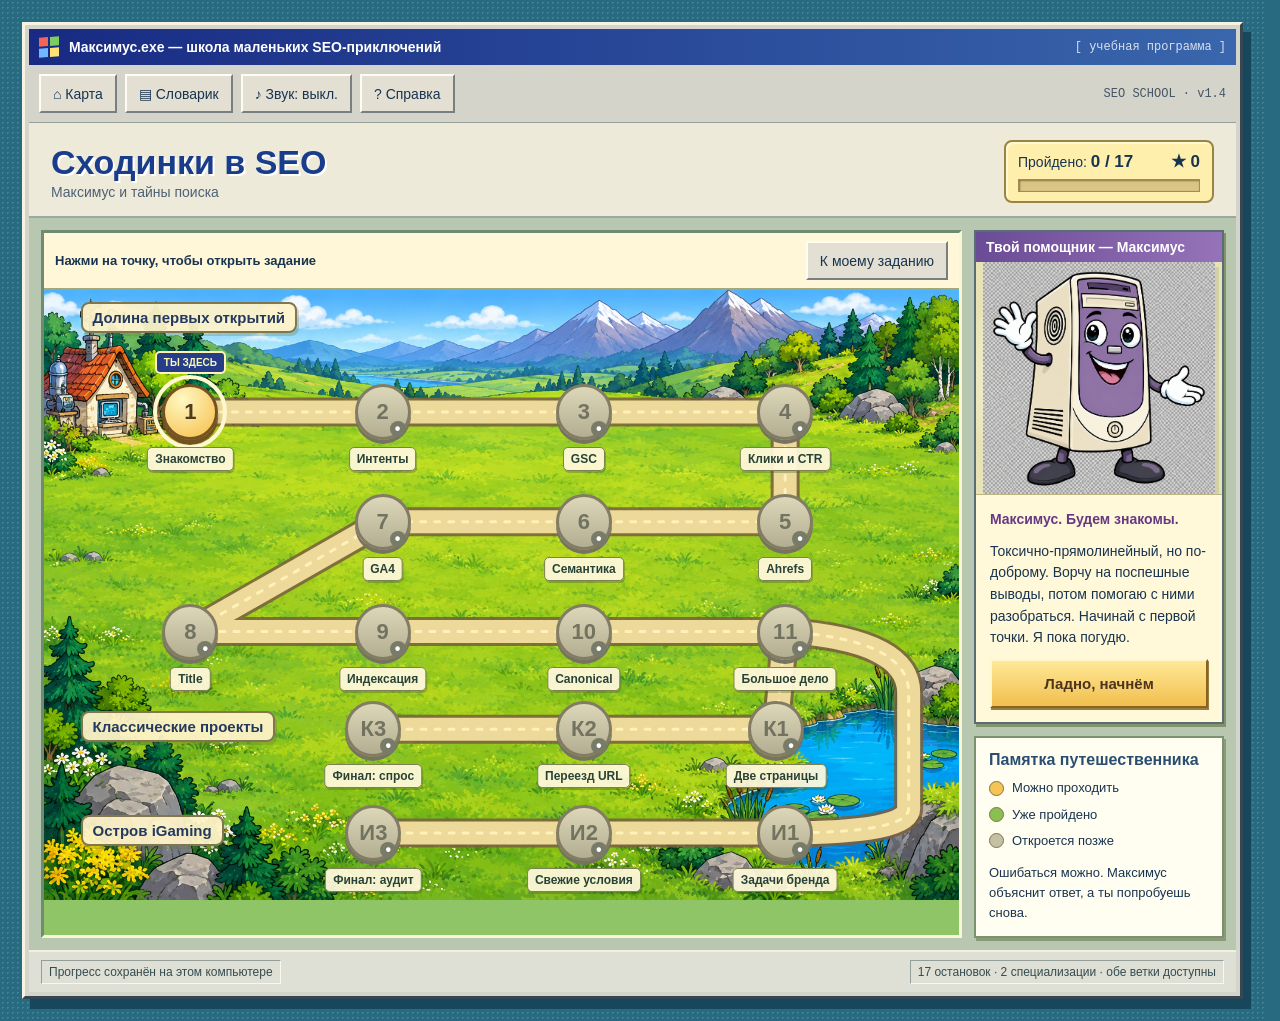
<file: v2/index.html>
<!doctype html>
<html lang="ru">

<head>
    <meta charset="utf-8">
    <meta name="viewport" content="width=device-width,initial-scale=1,viewport-fit=cover">
    <meta name="theme-color" content="#286a80">
    <title>Сходинки в SEO — Максимус и тайны поиска</title>
    <meta name="description"
        content="Браузерная обучающsая игра о SEO: карта приключений, Максимус, практические задания и законченные кейсы.">
        <link rel="stylesheet" href="css/tokens.css">
    <link rel="stylesheet" href="css/main.css">
    <link rel="stylesheet" href="css/mobile.css">
</head>

<body>
    <div class="computer">
        <header class="titlebar"><span class="appmark"
                aria-hidden="true"><i></i><i></i><i></i><i></i></span><span>Максимус.exe — школа маленьких
                SEO-приключений</span><span class="windowword">[ учебная программа ]</span></header>
        <nav class="menubar" aria-label="Меню игры"><button class="winbtn" id="mapbtn">⌂ Карта</button><button
                class="winbtn" id="bookbtn">▤ Словарик</button><button class="winbtn" id="soundbtn"
                aria-pressed="false">♪ Звук: выкл.</button><button class="winbtn" id="helpbtn">? Справка</button><span
                class="version">SEO SCHOOL · v1.4</span></nav>
        <div class="brandline">
            <div>
                <h1 class="gametitle">Сходинки в SEO</h1>
                <div class="subtitle">Максимус и тайны поиска</div>
            </div>
            <div class="scorebox">
                <div class="scoretext"><span>Пройдено: <strong id="count">0 / 17</strong></span><strong id="stars">★
                        0</strong></div>
                <div class="meter" role="progressbar" aria-label="Прогресс игры" aria-valuemin="0" aria-valuemax="17"
                    aria-valuenow="0">
                    <div class="meterfill" id="progress"></div>
                </div>
            </div>
        </div>

        <aside id="launch-notice" class="launch-notice" role="status"><strong>Максимус: задания здесь!</strong>
            <p>Если игра не запустилась, доступен режим чтения. Нажми на точку карты: внутри — вопросы, подсказки и
                ответы для самопроверки.</p>
            <p>Звёзды и сохранение прогресса работают в игровом режиме. Для него нужен браузер, в котором разрешён
                запуск JavaScript.</p>
        </aside>
        <div class="gamebody">
            <section class="mapframe" aria-label="Карта приключения">
                <div class="maptoolbar"><span>Нажми на точку, чтобы открыть задание</span><button class="winbtn"
                        id="centerbtn">К моему заданию</button></div>
                <div class="mapviewport" id="mapviewport">
                    <div class="world" id="world" style="--reading-height:127.5rem;--reading-heading:91.25rem"><svg
                            class="roads" viewBox="0 0 1000 667" preserveAspectRatio="none" aria-hidden="true">
                            <g id="roadpaths">
                                <path class="roadbed" vector-effect="non-scaling-stroke"
                                    d="M 160,133.33333333333334 L 370,133.33333333333334 L 590,133.33333333333334 L 810,133.33333333333334 L 810,253.33333333333334 L 590,253.33333333333334 L 370,253.33333333333334 L 160,373.3333333333333 L 370,373.3333333333333 L 590,373.3333333333333 L 810,373.3333333333333" />
                                <path class="road" vector-effect="non-scaling-stroke"
                                    d="M 160,133.33333333333334 L 370,133.33333333333334 L 590,133.33333333333334 L 810,133.33333333333334 L 810,253.33333333333334 L 590,253.33333333333334 L 370,253.33333333333334 L 160,373.3333333333333 L 370,373.3333333333333 L 590,373.3333333333333 L 810,373.3333333333333" />
                                <path class="roadline" vector-effect="non-scaling-stroke"
                                    d="M 160,133.33333333333334 L 370,133.33333333333334 L 590,133.33333333333334 L 810,133.33333333333334 L 810,253.33333333333334 L 590,253.33333333333334 L 370,253.33333333333334 L 160,373.3333333333333 L 370,373.3333333333333 L 590,373.3333333333333 L 810,373.3333333333333" />
                                <path class="roadbed" vector-effect="non-scaling-stroke"
                                    d="M 810,373.3333333333333 L 800,480 L 590,480 L 360,480" />
                                <path class="road" vector-effect="non-scaling-stroke"
                                    d="M 810,373.3333333333333 L 800,480 L 590,480 L 360,480" />
                                <path class="roadline" vector-effect="non-scaling-stroke"
                                    d="M 810,373.3333333333333 L 800,480 L 590,480 L 360,480" />
                                <path class="roadbed" vector-effect="non-scaling-stroke"
                                    d="M 810,373.3333333333333 Q 945,382 945,440 L 945,566.667 Q 945,593.333 810,593.3333333333334 L 590,593.3333333333334 L 360,593.3333333333334" />
                                <path class="road" vector-effect="non-scaling-stroke"
                                    d="M 810,373.3333333333333 Q 945,382 945,440 L 945,566.667 Q 945,593.333 810,593.3333333333334 L 590,593.3333333333334 L 360,593.3333333333334" />
                                <path class="roadline" vector-effect="non-scaling-stroke"
                                    d="M 810,373.3333333333333 Q 945,382 945,440 L 945,566.667 Q 945,593.333 810,593.3333333333334 L 590,593.3333333333334 L 360,593.3333333333334" />
                            </g>
                        </svg><svg class="preview-roads" viewBox="0 0 1000 2040" preserveAspectRatio="none"
                            aria-hidden="true">
                            <path class="roadbed" vector-effect="non-scaling-stroke"
                                d="M 260,110 C 260,170 740,170 740,230 C 740,290 260,290 260,350 C 260,410 740,410 740,470 C 740,530 260,530 260,590 C 260,650 740,650 740,710 C 740,770 260,770 260,830 C 260,890 740,890 740,950 C 740,1010 260,1010 260,1070 C 260,1130 740,1130 740,1190 C 740,1250 260,1250 260,1310 C 260,1357.5 500,1357.5 500,1405" />
                            <path class="road" vector-effect="non-scaling-stroke"
                                d="M 260,110 C 260,170 740,170 740,230 C 740,290 260,290 260,350 C 260,410 740,410 740,470 C 740,530 260,530 260,590 C 260,650 740,650 740,710 C 740,770 260,770 260,830 C 260,890 740,890 740,950 C 740,1010 260,1010 260,1070 C 260,1130 740,1130 740,1190 C 740,1250 260,1250 260,1310 C 260,1357.5 500,1357.5 500,1405" />
                            <path class="roadline" vector-effect="non-scaling-stroke"
                                d="M 260,110 C 260,170 740,170 740,230 C 740,290 260,290 260,350 C 260,410 740,410 740,470 C 740,530 260,530 260,590 C 260,650 740,650 740,710 C 740,770 260,770 260,830 C 260,890 740,890 740,950 C 740,1010 260,1010 260,1070 C 260,1130 740,1130 740,1190 C 740,1250 260,1250 260,1310 C 260,1357.5 500,1357.5 500,1405" />
                            <path class="roadbed" vector-effect="non-scaling-stroke"
                                d="M 500,1405 C 500,1482.5 260,1482.5 260,1560 C 260,1645 260,1645 260,1730 C 260,1815 260,1815 260,1900" />
                            <path class="road" vector-effect="non-scaling-stroke"
                                d="M 500,1405 C 500,1482.5 260,1482.5 260,1560 C 260,1645 260,1645 260,1730 C 260,1815 260,1815 260,1900" />
                            <path class="roadline" vector-effect="non-scaling-stroke"
                                d="M 500,1405 C 500,1482.5 260,1482.5 260,1560 C 260,1645 260,1645 260,1730 C 260,1815 260,1815 260,1900" />
                            <path class="roadbed" vector-effect="non-scaling-stroke"
                                d="M 500,1405 C 500,1482.5 740,1482.5 740,1560 C 740,1645 740,1645 740,1730 C 740,1815 740,1815 740,1900" />
                            <path class="road" vector-effect="non-scaling-stroke"
                                d="M 500,1405 C 500,1482.5 740,1482.5 740,1560 C 740,1645 740,1645 740,1730 C 740,1815 740,1815 740,1900" />
                            <path class="roadline" vector-effect="non-scaling-stroke"
                                d="M 500,1405 C 500,1482.5 740,1482.5 740,1560 C 740,1645 740,1645 740,1730 C 740,1815 740,1815 740,1900" />
                        </svg><span class="region basic">Долина первых открытий</span><span
                            class="region classic">Классические проекты</span><span class="region igaming">Остров
                            iGaming</span>
                        <div id="nodes"><a class="mapnode current" style="--x:16;--y:20;--mx:26%;--my:6.875rem"
                                href="#reading-m1" aria-label="1. Первый день в школе поиска"><span
                                    class="num">1</span><span class="nodelabel">Знакомство</span></a><a class="mapnode"
                                style="--x:37;--y:20;--mx:74%;--my:14.375rem" href="#reading-m2"
                                aria-label="2. Чего хочет искатель?"><span class="num">2</span><span
                                    class="nodelabel">Интенты</span></a><a class="mapnode"
                                style="--x:59;--y:20;--mx:26%;--my:21.875rem" href="#reading-m3"
                                aria-label="3. Пульт Google Search Console"><span class="num">3</span><span
                                    class="nodelabel">GSC</span></a><a class="mapnode"
                                style="--x:81;--y:20;--mx:74%;--my:29.375rem" href="#reading-m4"
                                aria-label="4. CTR: от процента к решению"><span class="num">4</span><span
                                    class="nodelabel">Клики и CTR</span></a><a class="mapnode"
                                style="--x:81;--y:38;--mx:26%;--my:36.875rem" href="#reading-m5"
                                aria-label="5. Ссылочная лаборатория Ahrefs"><span class="num">5</span><span
                                    class="nodelabel">Ahrefs</span></a><a class="mapnode"
                                style="--x:59;--y:38;--mx:74%;--my:44.375rem" href="#reading-m6"
                                aria-label="6. Мастерская семантики"><span class="num">6</span><span
                                    class="nodelabel">Семантика</span></a><a class="mapnode"
                                style="--x:37;--y:38;--mx:26%;--my:51.875rem" href="#reading-m7"
                                aria-label="7. Что происходит после клика?"><span class="num">7</span><span
                                    class="nodelabel">GA4</span></a><a class="mapnode"
                                style="--x:16;--y:56;--mx:74%;--my:59.375rem" href="#reading-m9"
                                aria-label="8. Вывеска для страницы"><span class="num">8</span><span
                                    class="nodelabel">Title</span></a><a class="mapnode"
                                style="--x:37;--y:56;--mx:26%;--my:66.875rem" href="#reading-m10"
                                aria-label="9. Две двери: обход и индекс"><span class="num">9</span><span
                                    class="nodelabel">Индексация</span></a><a class="mapnode"
                                style="--x:59;--y:56;--mx:74%;--my:74.375rem" href="#reading-m11"
                                aria-label="10. Найти главный экземпляр"><span class="num">10</span><span
                                    class="nodelabel">Canonical</span></a><a class="mapnode"
                                style="--x:81;--y:56;--mx:26%;--my:81.875rem" href="#reading-m12"
                                aria-label="11. Дело о пропавших кликах"><span class="num">11</span><span
                                    class="nodelabel">Большое дело</span></a><a class="mapnode"
                                style="--x:80;--y:72;--mx:26%;--my:97.5rem" href="#reading-c1"
                                aria-label="К1. Магазин: две страницы, один запрос"><span class="num">К1</span><span
                                    class="nodelabel">Две страницы</span></a><a class="mapnode"
                                style="--x:59;--y:72;--mx:26%;--my:108.125rem" href="#reading-c2"
                                aria-label="К2. Магазин переезжает на новые адреса"><span class="num">К2</span><span
                                    class="nodelabel">Переезд URL</span></a><a class="mapnode"
                                style="--x:36;--y:72;--mx:26%;--my:118.75rem" href="#reading-c3"
                                aria-label="К3. Спрос или потеря видимости?"><span class="num">К3</span><span
                                    class="nodelabel">Финал: спрос</span></a><a class="mapnode"
                                style="--x:81;--y:89;--mx:74%;--my:97.5rem" href="#reading-i1"
                                aria-label="И1. iGaming: у бренда много задач"><span class="num">И1</span><span
                                    class="nodelabel">Задачи бренда</span></a><a class="mapnode"
                                style="--x:59;--y:89;--mx:74%;--my:108.125rem" href="#reading-i2"
                                aria-label="И2. iGaming: предложение устарело"><span class="num">И2</span><span
                                    class="nodelabel">Свежие условия</span></a><a class="mapnode"
                                style="--x:36;--y:89;--mx:74%;--my:118.75rem" href="#reading-i3"
                                aria-label="И3. iGaming: 24 страницы без различий"><span class="num">И3</span><span
                                    class="nodelabel">Финал: аудит</span></a></div>
                    </div>
                </div>
            </section>
            <aside class="guidepanel">
                <div class="guidewindow">
                    <div class="minihead">Твой помощник — Максимус</div>
                    <div class="mascotstage"><img
                            src="assets/images/maximus.png"
                            alt="Максимус — улыбающийся системный блок с руками в белых перчатках"></div>
                    <div class="speech">
                        <div id="guidecopy">
                            <p><strong>Максимус. Будем знакомы.</strong></p>
                            <p>Токсично-прямолинейный, но по-доброму. Нажми на точку карты. Вопросы сами себя не
                                прочитают.</p>
                        </div><button class="playbutton" id="continuebtn">В путь!</button>
                    </div>
                </div>
                <div class="notebook">
                    <h3>Памятка путешественника</h3>
                    <div class="legend"><span class="legdot"></span>Можно проходить</div>
                    <div class="legend"><span class="legdot done"></span>Уже пройдено</div>
                    <div class="legend"><span class="legdot lock"></span>Откроется позже</div>
                    <p style="margin:12px 0 0">Ошибаться можно. Максимус объяснит ответ, а ты попробуешь снова.</p>
                </div>
            </aside>
        </div>
        <footer class="statusbar"><span id="savestatus" role="status">Режим чтения · без начисления звёзд и сохранения
                прогресса</span><span>17 остановок · 2 специализации · обе ветки доступны</span></footer>
    </div>
    <dialog id="mission" aria-labelledby="missionwindowtitle">
        <div class="dialoghead"><span id="missionwindowtitle">Задание Максимуса</span><button class="closebtn"
                data-close="mission" aria-label="Вернуться к карте">×</button></div>
        <div class="dialogcontent" id="missioncontent"></div>
        <div class="missiondock" id="missiondock"></div>
    </dialog>
    <dialog id="book" class="small" aria-labelledby="booktitle">
        <div class="dialoghead"><span id="booktitle">Словарик Максимуса</span><button class="closebtn" data-close="book"
                aria-label="Закрыть словарик">×</button></div>
        <div class="dialogcontent sheet" id="bookcontent"></div>
    </dialog>
    <dialog id="help" class="small" aria-labelledby="helptitle">
        <div class="dialoghead"><span id="helptitle">Справка — как устроено приключение</span><button class="closebtn"
                data-close="help" aria-label="Закрыть справку">×</button></div>
        <div class="dialogcontent sheet credits" id="helpcontent"></div>
    </dialog>
    <dialog id="reset" class="small" aria-labelledby="resettitle">
        <div class="dialoghead"><span id="resettitle">Начать приключение заново?</span><button class="closebtn"
                data-close="reset" aria-label="Отменить">×</button></div>
        <div class="dialogcontent">
            <p class="resetwarn">Удалятся пройденные задания и звёзды в этом браузере. HTML-файл останется на месте.</p>
            <div class="actions"><button class="winbtn" data-close="reset">Оставить прогресс</button><button
                    class="primary" id="confirmreset">Начать заново</button></div>
        </div>
    </dialog>
    <div class="toast" id="toast" hidden role="status"></div>
    <!-- READING START -->
    <section class="reading-mission" id="reading-m1" tabindex="-1" aria-labelledby="reading-title-m1">
        <div class="dialoghead"><span>Остановка 1 · Режим чтения</span><a class="winbtn" href="#world">К карте ↗</a>
        </div>
        <div class="reading-body">
            <h2 id="reading-title-m1">Первый день в школе поиска</h2>
            <p class="curator"><b>Максимус</b>Максимус. Системный блок, куратор, энтузиазм не установлен. Ладно, начнём
                с того, как страницы попадают в поиск.</p>
            <article class="reading-step">
                <p class="missiontag">Этап 1 из 2</p>
                <h3>Что мы будем изучать?</h3>
                <div class="story">
                    <p>В городке открылся магазин настольных игр. Его сайт уже работает, но владельцу хочется, чтобы
                        люди находили нужные товары через поиск. Он приглашает тебя помочь.</p>
                </div>
                <p class="questiontitle">Какая задача относится к SEO?</p>
                <ol class="reading-options" type="A">
                    <li>Сделать страницы понятнее поиску и полезнее людям, которые ищут товары</li>
                    <li>Настроить только платные объявления над результатами поиска</li>
                    <li>Установить покупателям новый браузер</li>
                    <li>Увеличить яркость фотографий на экране посетителя</li>
                </ol>
                <details>
                    <summary>Подсказка Максимуса</summary>
                    <p class="maximus-grumble">В смысле, уже подсказка? Мы ещё даже системный блок не успели прогреть.
                    </p>
                    <details>
                        <summary>Ладно, подскажи</summary>
                        <p>Подумай о результатах поиска, за переходы из которых не платят рекламной системе.</p>
                    </details>
                </details>
                <details class="reading-answer">
                    <summary>Посмотреть ответ и разбор</summary>
                    <div><strong>Ответ:</strong> Сделать страницы понятнее поиску и полезнее людям, которые ищут товары
                    </div>
                    <p>SEO помогает улучшать присутствие сайта в органическом поиске. Платная реклама — отдельный канал.
                        Само SEO не даёт гарантии первой позиции.</p>
                </details>
            </article>
            <article class="reading-step">
                <p class="missiontag">Этап 2 из 2</p>
                <h3>Как поисковик узнает о странице?</h3>
                <div class="story">
                    <p>Ты добавил страницу новой игры. Её ещё нет в результатах поиска. Максимус предлагает вспомнить
                        три этапа: обнаружение страницы, обход и включение в индекс. Показ по конкретному запросу —
                        следующий отдельный вопрос.</p>
                </div>
                <p class="questiontitle">Что верно?</p>
                <ol class="reading-options" type="A">
                    <li>Каждая новая страница сразу появляется в топ-10</li>
                    <li>Поисковик должен обнаружить и обработать страницу; индексация и высокие позиции не гарантированы
                    </li>
                    <li>Для индексации обязательно купить рекламу</li>
                    <li>Любой открытый URL уже находится в индексе</li>
                </ol>
                <details>
                    <summary>Подсказка Максимуса</summary>
                    <p>Доступность страницы в браузере и наличие в поиске — не одно и то же.</p>
                </details>
                <details class="reading-answer">
                    <summary>Посмотреть ответ и разбор</summary>
                    <div><strong>Ответ:</strong> Поисковик должен обнаружить и обработать страницу; индексация и высокие
                        позиции не гарантированы</div>
                    <p>Публикация делает страницу доступной, но поиск ещё должен её обработать. Полезные внутренние
                        ссылки помогают обнаружению. Даже проиндексированная страница может не получать показов.</p>
                </details>
            </article>
            <details class="reading-outcome">
                <summary>Итог всей остановки</summary>
                <h3>Как сайт становится участником поиска</h3>
                <h4>Три этапа</h4>
                <p>Сначала поисковик обнаруживает адрес, например по ссылке. При обходе запрашивает и обрабатывает
                    содержимое. Затем решает, включать ли страницу в индекс. Публикация сайта и код 200 ещё не означают,
                    что все эти этапы уже пройдены.</p>
                <h4>Зачем нужно SEO</h4>
                <p>Работа SEO помогает людям находить подходящие страницы, а поисковым системам — понимать их
                    назначение. Для магазина полезны точный ассортимент, понятная структура и ответы на вопросы
                    покупателей. Покупка рекламы — другой канал привлечения, со своими инструментами.</p>
                <h4>Индекс не равен первому месту</h4>
                <p>Индексируемая страница лишь может участвовать в поиске. Для конкретного запроса важны соответствие
                    задаче, качество и другие условия. Нельзя гарантировать позицию только фактом публикации, добавления
                    в sitemap или выполнения списка настроек.</p>
                <h4>С чего начинать работу</h4>
                <p>Проверь, какую задачу решает страница, доступна ли она людям и поиску, можно ли найти её по
                    внутренним ссылкам. Дальше отделяй проблемы обнаружения и обработки от проблем содержания и спроса.
                    На следующей остановке разберём задачи пользователей — интенты.</p>
            </details>
            <p class="source">Источники: <a
                    href="https://developers.google.com/search/docs/fundamentals/seo-starter-guide" target="_blank"
                    rel="noopener noreferrer">Google: основы SEO</a></p><a class="winbtn" href="#world">Вернуться к
                карте</a>
        </div>
    </section>
    <section class="reading-mission" id="reading-m2" tabindex="-1" aria-labelledby="reading-title-m2">
        <div class="dialoghead"><span>Остановка 2 · Режим чтения</span><a class="winbtn" href="#world">К карте ↗</a>
        </div>
        <div class="reading-body">
            <h2 id="reading-title-m2">Чего хочет искатель?</h2>
            <p class="curator"><b>Максимус</b>Человек что-то ищет. Наша работа — понять что. Телепатия в комплект не
                входила, так что посмотрим на запросы.</p>
            <article class="reading-step">
                <p class="missiontag">Этап 1 из 5</p>
                <h3>Сначала понять, потом выбрать</h3>
                <div class="story">
                    <p>Читатель вводит «почему конь в шахматах ходит буквой Г». В учебной выдаче преобладают объяснения
                        правил с рисунками; страниц наборов почти нет. Магазин продаёт шахматы и ведёт блог.</p>
                </div>
                <p class="questiontitle">Какой материал лучше подготовить для этой задачи?</p>
                <ol class="reading-options" type="A">
                    <li>Подборку шахматных наборов с фильтрами по размеру доски</li>
                    <li>Объяснение хода коня с примерами допустимых и ошибочных ходов</li>
                    <li>Сравнение деревянных и пластиковых фигур для первой покупки</li>
                    <li>Страницу конкретного набора с описанием фигур и комплектации</li>
                </ol>
                <details>
                    <summary>Подсказка Максимуса</summary>
                    <p>Какой вопрос должен перестать беспокоить читателя после посещения страницы?</p>
                </details>
                <details class="reading-answer">
                    <summary>Посмотреть ответ и разбор</summary>
                    <div><strong>Ответ:</strong> Объяснение хода коня с примерами допустимых и ошибочных ходов</div>
                    <p>Пользователю нужно разобраться в правиле — это информационный интент. Каталог помогает покупать,
                        а сравнение материалов — выбирать товар; оба решают другие задачи, хотя посвящены шахматам.</p>
                </details>
            </article>
            <article class="reading-step">
                <p class="missiontag">Этап 2 из 5</p>
                <h3>Информация перед покупкой</h3>
                <div class="story">
                    <p>Запрос «деревянные или пластиковые шахматы для ребёнка» ведёт в учебной выдаче к сравнениям
                        материалов, веса и прочности. Человек ещё не выбрал тип набора.</p>
                </div>
                <p class="questiontitle">Какой основной интент и формат здесь уместны?</p>
                <ol class="reading-options" type="A">
                    <li>Транзакционный: карточка самого популярного деревянного набора</li>
                    <li>Информационный о правилах: урок первой партии для ребёнка</li>
                    <li>Коммерческое исследование: сравнение наборов по условиям использования</li>
                    <li>Навигационный: страница производителя пластиковых фигур</li>
                </ol>
                <details>
                    <summary>Подсказка Максимуса</summary>
                    <p class="maximus-grumble">Ты хочешь разобраться в интенте или в моём терпении? Второе заканчивается
                        быстрее.</p>
                    <details>
                        <summary>Ладно, подскажи</summary>
                        <p>Вопрос относится к правилам игры или к выбору подходящего товара?</p>
                    </details>
                </details>
                <details class="reading-answer">
                    <summary>Посмотреть ответ и разбор</summary>
                    <div><strong>Ответ:</strong> Коммерческое исследование: сравнение наборов по условиям использования
                    </div>
                    <p>Человек изучает информацию ради выбора покупки. Это коммерческое исследование: ему нужны критерии
                        и компромиссы. Транзакционный интент возникает ближе к действию — например, когда модель выбрана
                        и сравниваются предложения продавцов.</p>
                </details>
            </article>
            <article class="reading-step">
                <p class="missiontag">Этап 3 из 5</p>
                <h3>Знакомый адрес через поиск</h3>
                <div class="story">
                    <p>Покупатель вводит «Игротека мой заказ». В учебной выдаче — раздел проверки заказа и справка
                        самого магазина. Это покупатель, который уже оформил заказ в «Игротеке».</p>
                </div>
                <p class="questiontitle">Как точнее описать его задачу?</p>
                <ol class="reading-options" type="A">
                    <li>Узнать общий порядок доставки настольных игр в разных магазинах</li>
                    <li>Попасть в раздел конкретного магазина и проверить свой заказ</li>
                    <li>Сравнить надёжность магазинов перед выбором продавца</li>
                    <li>Оформить новый заказ на странице категории игр</li>
                </ol>
                <details>
                    <summary>Подсказка Максимуса</summary>
                    <p>Человек ищет новую информацию о рынке или нужную дверь знакомого магазина?</p>
                </details>
                <details class="reading-answer">
                    <summary>Посмотреть ответ и разбор</summary>
                    <div><strong>Ответ:</strong> Попасть в раздел конкретного магазина и проверить свой заказ</div>
                    <p>Это навигационный интент: поиск используется как путь к известному сервису или его разделу. Само
                        наличие бренда не делает любой запрос навигационным: «Игротека отзывы перед покупкой» может
                        выражать исследование продавца.</p>
                </details>
            </article>
            <article class="reading-step">
                <p class="missiontag">Этап 4 из 5</p>
                <h3>Почтовое отделение: читаем запрос вместе с контекстом</h3>
                <div class="story">
                    <p>Максимус принёс четыре письма. Формулировки не содержат готовых ярлыков интента. Ниже даны
                        наблюдения из вымышленной выдачи для одного языка и региона. Выбери лучшую посадочную из
                        доступных.</p>
                </div>
                <p class="questiontitle">Сопоставь каждый запрос с задачей страницы.</p>
                <ul>
                    <li>«шахматы для начинающих взрослых» — 7 из 10 результатов предлагают наборы с ценами; остальные
                        помогают выбрать комплект</li>
                    <li>«конь через свою фигуру» — результаты разбирают позиции на доске и допустимые ходы</li>
                    <li>«шахматы или шашки в 6 лет» — результаты сравнивают сложность освоения и выбор первой игры</li>
                    <li>«Игротека где посылка» — результаты ведут к отслеживанию уже оформленного заказа</li>
                </ul>
                <p>Варианты страниц:</p>
                <ol>
                    <li>Категория наборов: ассортимент, цены, фильтры</li>
                    <li>Пособие по правилам: схемы допустимых ходов</li>
                    <li>Сравнение игр для выбора первой покупки</li>
                    <li>Раздел магазина: проверка оформленного заказа</li>
                </ol>
                <details>
                    <summary>Подсказка Максимуса</summary>
                    <p>Используй не только слова запроса, но и указанную задачу найденных страниц.</p>
                </details>
                <details class="reading-answer">
                    <summary>Посмотреть ответ и разбор</summary>
                    <div><strong>Ответ:</strong>
                        <ul>
                            <li>«шахматы для начинающих взрослых» — 7 из 10 результатов предлагают наборы с ценами;
                                остальные помогают выбрать комплект → Категория наборов: ассортимент, цены, фильтры</li>
                            <li>«конь через свою фигуру» — результаты разбирают позиции на доске и допустимые ходы →
                                Пособие по правилам: схемы допустимых ходов</li>
                            <li>«шахматы или шашки в 6 лет» — результаты сравнивают сложность освоения и выбор первой
                                игры → Сравнение игр для выбора первой покупки</li>
                            <li>«Игротека где посылка» — результаты ведут к отслеживанию уже оформленного заказа →
                                Раздел магазина: проверка оформленного заказа</li>
                        </ul>
                    </div>
                    <p>Одинаковая тема не означает одну посадочную. В первом письме контекст выдачи поддерживает
                        каталог, во втором нужна инструкция, в третьем — помощь с выбором, в четвёртом — конкретный
                        сервис. Без контекста первый и третий запросы допускали бы несколько трактовок.</p>
                </details>
            </article>
            <article class="reading-step">
                <p class="missiontag">Этап 5 из 5</p>
                <h3>Если запрос допускает два прочтения</h3>
                <div class="story">
                    <p>По запросу «шахматы для детей» на телефоне в нужном регионе видны и магазины наборов, и уроки. Ты
                        готовишь структуру нового сайта, а собственных данных по запросу пока нет.</p>
                </div>
                <p class="questiontitle">Как выбрать направление для страницы магазина?</p>
                <ol class="reading-options" type="A">
                    <li>Взять интент самого частотного похожего запроса и распространить на всю группу</li>
                    <li>Посчитать каталоги в первой проверке и считать эту долю постоянной для всех регионов</li>
                    <li>Проверить уточняющие запросы и выдачу по ним, затем выбрать задачу под ассортимент</li>
                    <li>Объединить каталог наборов и полный курс обучения на одной посадочной</li>
                </ol>
                <details>
                    <summary>Подсказка Максимуса</summary>
                    <p>Какие дополнительные данные позволят отделить выбор товара от обучения игре?</p>
                </details>
                <details class="reading-answer">
                    <summary>Посмотреть ответ и разбор</summary>
                    <div><strong>Ответ:</strong> Проверить уточняющие запросы и выдачу по ним, затем выбрать задачу под
                        ассортимент</div>
                    <p>У короткого запроса может быть смешанный интент. Уточнения и повторная проверка нужного рынка
                        помогают выбрать обоснованную задачу. Единичный снимок выдачи — наблюдение, а не универсальное
                        правило; смешивание всех материалов не гарантирует полезной страницы.</p>
                </details>
            </article>
            <details class="reading-outcome">
                <summary>Итог всей остановки</summary>
                <h3>Четыре задачи за поисковым запросом</h3>
                <h4>Информационный: разобраться</h4>
                <p>«Почему конь перепрыгивает фигуры?» — человеку нужен ответ или навык. Страница помогает объяснением,
                    примерами, схемой или инструкцией. Она может привести читателя к покупке позже, но её первая задача
                    — удовлетворить запрос на знания.</p>
                <h4>Коммерческий: выбрать</h4>
                <p>«Деревянные или пластиковые шахматы?» — сравнение перед покупкой. Полезны критерии, ограничения,
                    альтернативы и сценарии использования. В этой игре коммерческое исследование выделено отдельно от
                    транзакционного интента. В рабочих разговорах словом «коммерческий» иногда называют оба.</p>
                <h4>Транзакционный: выполнить действие</h4>
                <p>Модель уже выбрана, человек ищет цену, наличие или способ заказа. Здесь помогают карточка товара,
                    категория с подходящим ассортиментом и понятные условия. Не обязательно наличие слова «купить»:
                    задачу нужно проверить по контексту.</p>
                <h4>Навигационный: попасть в нужное место</h4>
                <p>«Игротека мой заказ» — маршрут к конкретному сайту или разделу. А запрос с названием бренда и
                    сравнением с конкурентом может иметь другую задачу. Смотри на намерение целиком.</p>
                <h4>Как применять</h4>
                <p>Составь связку «запрос → задача → тип страницы». Сверь её с выдачей в нужном регионе. У смешанных
                    запросов возможны разные задачи: контекст помогает выбрать основную, а не угадывать по одному слову.
                </p>
            </details>
            <p class="source">Источники: <a href="https://ahrefs.com/blog/search-intent/" target="_blank"
                    rel="noopener noreferrer">Ahrefs: поисковый интент</a></p><a class="winbtn" href="#world">Вернуться
                к карте</a>
        </div>
    </section>
    <section class="reading-mission" id="reading-m3" tabindex="-1" aria-labelledby="reading-title-m3">
        <div class="dialoghead"><span>Остановка 3 · Режим чтения</span><a class="winbtn" href="#world">К карте ↗</a>
        </div>
        <div class="reading-body">
            <h2 id="reading-title-m3">Пульт Google Search Console</h2>
            <p class="curator"><b>Максимус</b>Открываем GSC. Цифры сами себя не объяснят, хотя в отчётах иногда делают
                вид, что объяснили.</p>
            <article class="reading-step">
                <p class="missiontag">Этап 1 из 2</p>
                <h3>Запросы конкретной категории</h3>
                <div class="story">
                    <p>В GSC нужно выяснить, по каким запросам пользователи переходили на категорию /family-games/ из
                        обычного веб-поиска Google за последние 28 полных дней. Важны именно запросы этой страницы.</p>
                </div>
                <p class="questiontitle">Как настроить отчёт?</p>
                <ol class="reading-options" type="A">
                    <li>Эффективность → Web → 28 дней → фильтр URL категории → вкладка «Запросы»</li>
                    <li>Эффективность → Web → 28 дней → все URL сайта → вкладка «Запросы»</li>
                    <li>Эффективность → Web → 28 дней → фильтр URL категории → вкладка «Страны»</li>
                    <li>Эффективность → Изображения → 28 дней → фильтр URL категории → вкладка «Запросы»</li>
                </ol>
                <details>
                    <summary>Подсказка Максимуса</summary>
                    <p class="maximus-grumble">Кнопок много, понимаю. Но нажать на меня — не единственный способ выбрать
                        отчёт.</p>
                    <details>
                        <summary>Ладно, подскажи</summary>
                        <p>Проверь три условия задачи: источник, адрес страницы и разрез данных.</p>
                    </details>
                </details>
                <details class="reading-answer">
                    <summary>Посмотреть ответ и разбор</summary>
                    <div><strong>Ответ:</strong> Эффективность → Web → 28 дней → фильтр URL категории → вкладка
                        «Запросы»</div>
                    <p>Нужны и правильный тип поиска, и фильтр страницы, и нужное измерение. Без фильтра смешаются
                        запросы всего сайта; вкладка стран отвечает на другой вопрос; поиск по изображениям имеет другой
                        охват.</p>
                </details>
            </article>
            <article class="reading-step">
                <p class="missiontag">Этап 2 из 2</p>
                <h3>Что позволяет сказать строка отчёта</h3>
                <div class="story">
                    <p>За 28 дней строка запроса показывает 1 000 показов, 50 кликов и среднюю позицию 4,2. В отчёт не
                        добавляли данные аналитики или магазина.</p>
                </div>
                <p class="questiontitle">Какую запись можно перенести в отчёт без дополнительных допущений?</p>
                <ol class="reading-options" type="A">
                    <li>50 посетителей перешли из поиска; средняя позиция результата была 4,2</li>
                    <li>Результат дал 50 кликов при 1 000 показах; заказы нужно смотреть отдельно</li>
                    <li>Из 1 000 поисков запроса в стране сайт получил переходы в 50 случаях</li>
                    <li>Сайт занимал четвёртое место при каждом показе и получил 50 кликов</li>
                </ol>
                <details>
                    <summary>Подсказка Максимуса</summary>
                    <p>Сохрани в выводе названия тех сущностей, которые измеряет сам отчёт.</p>
                </details>
                <details class="reading-answer">
                    <summary>Посмотреть ответ и разбор</summary>
                    <div><strong>Ответ:</strong> Результат дал 50 кликов при 1 000 показах; заказы нужно смотреть
                        отдельно</div>
                    <p>GSC измеряет показы результата и клики, а не уникальных посетителей или покупки. Показы сайта не
                        равны всей частотности запроса. Средняя позиция объединяет наблюдения и не означает постоянное
                        четвёртое место.</p>
                </details>
            </article>
            <details class="reading-outcome">
                <summary>Итог всей остановки</summary>
                <h3>GSC: что происходило в поиске</h3>
                <h4>Для чего нужен этот пульт</h4>
                <p>Search Console показывает присутствие сайта в Google. Отчёт эффективности помогает находить запросы,
                    страницы и сегменты, которые приносят показы и переходы. Это отправная точка для выбора тем,
                    проверки изменений и расследования потерь видимости.</p>
                <h4>Сначала задай рамки</h4>
                <p>Выбери период, тип поиска, страницу или раздел. Затем добавляй страну, устройство и запрос, когда это
                    нужно для гипотезы. Сравнивать срезы полезно только при совместимых настройках: Web и Изображения
                    отвечают на разные вопросы.</p>
                <h4>Не подменяй показатели</h4>
                <p>Показ — учтённое появление результата, клик — переход по нему по правилам отчёта. Это не количество
                    людей и не вся частотность запроса. Средняя позиция не описывает каждый показ. Часть запросов скрыта
                    ради конфиденциальности, поэтому сумма видимых строк может отличаться от общего итога.</p>
                <h4>Рабочее применение</h4>
                <p>Запиши, какие страницы и запросы изменились, и сохрани фильтры вместе с выводом. После перехода
                    посетителя на сайт потребуются данные аналитики: GSC сам по себе не объясняет, почему человек не
                    оформил заказ.</p>
            </details>
            <p class="source">Источники: <a href="https://support.google.com/webmasters/answer/7576553?hl=en"
                    target="_blank" rel="noopener noreferrer">Google: отчёт об эффективности GSC</a></p><a
                class="winbtn" href="#world">Вернуться к карте</a>
        </div>
    </section>
    <section class="reading-mission" id="reading-m4" tabindex="-1" aria-labelledby="reading-title-m4">
        <div class="dialoghead"><span>Остановка 4 · Режим чтения</span><a class="winbtn" href="#world">К карте ↗</a>
        </div>
        <div class="reading-body">
            <h2 id="reading-title-m4">CTR: от процента к решению</h2>
            <p class="curator"><b>Максимус</b>Процент посчитать можно и на калькуляторе. Понять, что с ним делать,
                придётся нам. Такая неприятность.</p>
            <article class="reading-step">
                <p class="missiontag">Этап 1 из 3</p>
                <h3>Пятьдесят из тысячи</h3>
                <div class="story">
                    <p>Категория получила 1 000 показов и 50 кликов. Чтобы оценивать, какая доля показов приводит к
                        переходу, используют CTR: клики ÷ показы × 100%. Сначала посчитаем его, затем решим, как
                        применять результат.</p>
                </div>
                <div class="brief">
                    <div class="brieftitle">УЧЕБНЫЕ ДАННЫЕ</div>
                    <div class="briefbody">
                        <table>
                            <tr class="tableheader">
                                <th>Показы</th>
                                <th>Клики</th>
                            </tr>
                            <tr>
                                <td data-label="Показы">1 000</td>
                                <td data-label="Клики">50</td>
                            </tr>
                        </table>
                    </div>
                </div>
                <p class="questiontitle">Какой CTR получился? Введи число в процентах.</p>
                <p>Рассчитай ответ в %.</p>
                <details>
                    <summary>Подсказка Максимуса</summary>
                    <p class="maximus-grumble">В смысле? Ты что, сам не можешь разобраться? Ладно, я тоже не с первого
                        раза загрузился.</p>
                    <details>
                        <summary>Ладно, подскажи</summary>
                        <p>Раздели число кликов на число показов и умножь результат на 100.</p>
                    </details>
                </details>
                <details class="reading-answer">
                    <summary>Посмотреть ответ и разбор</summary>
                    <div><strong>Ответ:</strong> 5 %</div>
                    <p>50 ÷ 1 000 × 100 = 5%. Это доля кликов от показов в выбранном срезе. Сравнивать CTR полезно с
                        учётом запросов, позиций и вида результатов поиска.</p>
                </details>
            </article>
            <article class="reading-step">
                <p class="missiontag">Этап 2 из 3</p>
                <h3>CTR упал, но заголовок не меняли</h3>
                <div class="story">
                    <p>За два равных периода общий CTR категории снизился с 8% до 4%. Title остался прежним. В таблице —
                        два сегмента её показов. Все числа учебные.</p>
                </div>
                <div class="brief">
                    <div class="brieftitle">Разделение запросов</div>
                    <div class="briefbody">
                        <table>
                            <tr class="tableheader">
                                <th>Сегмент</th>
                                <th>Показы до → после</th>
                                <th>CTR до → после</th>
                            </tr>
                            <tr>
                                <td data-label="Сегмент">Старые запросы</td>
                                <td data-label="Показы до → после">10 000 → 10 000</td>
                                <td data-label="CTR до → после">8% → 8%</td>
                            </tr>
                            <tr>
                                <td data-label="Сегмент">Новые запросы, позиции преимущественно 12–20</td>
                                <td data-label="Показы до → после">0 → 20 000</td>
                                <td data-label="CTR до → после">— → 2%</td>
                            </tr>
                        </table>
                    </div>
                </div>
                <p class="questiontitle">Какой вывод лучше объясняет общий результат?</p>
                <ol class="reading-options" type="A">
                    <li>Нужно переписать Title: общий CTR показывает ухудшение самого объявления</li>
                    <li>Увеличилась доля новых запросов с низким CTR; ухудшение старого сегмента не видно</li>
                    <li>Нужно вернуть прежний объём показов: расширение видимости мешает категории</li>
                    <li>Новые запросы нужно оценить как потерю кликов по старым запросам</li>
                </ol>
                <details>
                    <summary>Подсказка Максимуса</summary>
                    <p>Сложи клики и показы каждого периода. Изменились ли старые запросы?</p>
                </details>
                <details class="reading-answer">
                    <summary>Посмотреть ответ и разбор</summary>
                    <div><strong>Ответ:</strong> Увеличилась доля новых запросов с низким CTR; ухудшение старого
                        сегмента не видно</div>
                    <p>Раньше: 800 / 10 000 = 8%. Теперь: (800 + 400) / (10 000 + 20 000) = 4%. Старый сегмент сохранил
                        8%, а кликов суммарно стало больше. Падение среднего CTR вызвано составом показов; оно не
                        доказывает неудачный Title.</p>
                </details>
            </article>
            <article class="reading-step">
                <p class="missiontag">Этап 3 из 3</p>
                <h3>Что проверить в первую очередь</h3>
                <div class="story">
                    <p>У страницы А на сопоставимом наборе запросов и устройств 20 000 показов, 400 кликов, стабильные
                        позиции 4–6. Её заголовок в выдаче «Каталог №47» плохо описывает товары. У страницы Б 500
                        показов, 5 кликов, позиции 35–45; заголовок точно описывает категорию.</p>
                </div>
                <p class="questiontitle">Для какой первой проверки CTR даёт более полезный повод?</p>
                <ol class="reading-options" type="A">
                    <li>Начать с заголовка Б: 1% меньше 2%, поэтому у Б больше потенциал дополнительных кликов</li>
                    <li>Изменить заголовки А и Б и оценить результат только по общему CTR сайта</li>
                    <li>Проверить выдачу и представление А; для Б отдельно исследовать слабую видимость</li>
                    <li>Сравнить А и Б с единым нормативом CTR и исправить страницу с большим отклонением</li>
                </ol>
                <details>
                    <summary>Подсказка Максимуса</summary>
                    <p>Учитывай объём показов, позиции и конкретную гипотезу, а не только меньший процент.</p>
                </details>
                <details class="reading-answer">
                    <summary>Посмотреть ответ и разбор</summary>
                    <div><strong>Ответ:</strong> Проверить выдачу и представление А; для Б отдельно исследовать слабую
                        видимость</div>
                    <p>У А есть показы и конкретный недостаток представления. Если при прочих равных CTR вырос бы с 2%
                        до 3%, это дало бы 200 дополнительных кликов, но это сценарий, не прогноз. У Б низкие позиции
                        требуют другой диагностики. После правок проверяют и качество привлечённых переходов.</p>
                </details>
            </article>
            <details class="reading-outcome">
                <summary>Итог всей остановки</summary>
                <h3>CTR помогает искать возможности</h3>
                <h4>Что измеряет показатель</h4>
                <p>CTR = клики / показы × 100%. Он показывает долю учтённых показов, закончившихся кликом. При
                    одинаковом числе показов больший CTR даёт больше переходов, но сам процент ещё не говорит о качестве
                    посетителей или заказах.</p>
                <h4>Почему процент меняется</h4>
                <p>На выбор результата влияют позиция, запрос, бренд, устройство и состав выдачи. Если сайт начал
                    показываться по множеству новых запросов на низких позициях, средний CTR может снизиться при росте
                    кликов. Поэтому сначала разделяй данные на сопоставимые группы.</p>
                <h4>Как это влияет на работу SEO</h4>
                <p>Выбирай страницы с заметным числом показов и проверяемой проблемой: непонятный заголовок, неверное
                    обещание, несоответствие странице. Записывай изменение и дату, затем сравнивай похожие периоды и
                    срезы. Улучшение процента без полезных переходов ещё не успех.</p>
                <h4>Считай сценарий, а не обещание</h4>
                <p>При 20 000 показов разница между 2% и 3% — 200 кликов. Эта оценка помогает расставить приоритеты, но
                    не предсказывает результат. Здесь мы используем CTR как показатель для анализа; из роста CTR в GSC
                    нельзя вывести доказанный причинный рост позиций.</p>
            </details>
            <p class="source">Источники: <a href="https://support.google.com/webmasters/answer/7576553?hl=en"
                    target="_blank" rel="noopener noreferrer">Google: отчёт об эффективности GSC</a></p><a
                class="winbtn" href="#world">Вернуться к карте</a>
        </div>
    </section>
    <section class="reading-mission" id="reading-m5" tabindex="-1" aria-labelledby="reading-title-m5">
        <div class="dialoghead"><span>Остановка 5 · Режим чтения</span><a class="winbtn" href="#world">К карте ↗</a>
        </div>
        <div class="reading-body">
            <h2 id="reading-title-m5">Ссылочная лаборатория Ahrefs</h2>
            <p class="curator"><b>Максимус</b>Красивое число DR. Почти хочется перестать думать. Но мы всё-таки откроем
                сами сайты.</p>
            <article class="reading-step">
                <p class="missiontag">Этап 1 из 2</p>
                <h3>Таинственный DR</h3>
                <div class="story">
                    <p>В Ahrefs у сайта магазина Domain Rating равен 24, а у конкурента — 65. Коллега говорит: «Значит,
                        Google поставил конкуренту 65 баллов качества».</p>
                </div>
                <p class="questiontitle">Какое уточнение верно?</p>
                <ol class="reading-options" type="A">
                    <li>Относительная оценка силы ссылочного профиля домена в базе Ahrefs</li>
                    <li>Оценка органической видимости домена по его позициям в Google</li>
                    <li>Оценка ссылочного профиля конкретного URL вместо домена целиком</li>
                    <li>Оценка вероятности роста трафика после получения новой ссылки</li>
                </ol>
                <details>
                    <summary>Подсказка Максимуса</summary>
                    <p>Посмотри, кто рассчитывает этот показатель.</p>
                </details>
                <details class="reading-answer">
                    <summary>Посмотреть ответ и разбор</summary>
                    <div><strong>Ответ:</strong> Относительная оценка силы ссылочного профиля домена в базе Ahrefs</div>
                    <p>DR относится к модели Ahrefs и описывает относительную силу ссылочного профиля. Это не оценка,
                        которую Google выдал сайту.</p>
                </details>
            </article>
            <article class="reading-step">
                <p class="missiontag">Этап 2 из 2</p>
                <h3>Как проверить кандидата для экспертного материала</h3>
                <div class="story">
                    <p>Ты предлагаешь редакциям исследование о настольных играх. Журнал А имеет DR 38, профильную
                        аудиторию и тематические материалы с редакционными ссылками. Портал Б имеет DR 71, но видимая
                        посещаемость связана в основном со страницами купонов; раздел игр почти пуст. Данные
                        предварительные.</p>
                </div>
                <p class="questiontitle">Какую проверку провести до выбора площадки?</p>
                <ol class="reading-options" type="A">
                    <li>Сравнить общий органический трафик доменов и выбрать больший независимо от раздела</li>
                    <li>Изучить охват и качество разделов, реальные статьи и контекст ссылок на похожие исследования
                    </li>
                    <li>Сопоставить число исходящих ссылок доменов и выбрать сайт с меньшим числом</li>
                    <li>Сравнить изменение DR за год и предпочесть домен с более быстрым ростом</li>
                </ol>
                <details>
                    <summary>Подсказка Максимуса</summary>
                    <p class="maximus-grumble">DR красивый. А решение за тебя опять должен принимать старый системник?
                    </p>
                    <details>
                        <summary>Ладно, подскажи</summary>
                        <p>На какой странице и для каких читателей появится ссылка на исследование?</p>
                    </details>
                </details>
                <details class="reading-answer">
                    <summary>Посмотреть ответ и разбор</summary>
                    <div><strong>Ответ:</strong> Изучить охват и качество разделов, реальные статьи и контекст ссылок на
                        похожие исследования</div>
                    <p>Исследованию нужна подходящая аудитория и содержательное редакционное размещение. Общий трафик,
                        DR и число ссылок полезны как части проверки, но не заменяют анализ конкретных страниц. По
                        вводным А выглядит тематически ближе; до проверки это кандидат, а не готовый вердикт.</p>
                </details>
            </article>
            <details class="reading-outcome">
                <summary>Итог всей остановки</summary>
                <h3>Ссылка — это связь между страницами</h3>
                <h4>Что показывает Ahrefs</h4>
                <p>DR — относительная метрика доменного ссылочного профиля Ahrefs. Она помогает сравнивать сайты в
                    рамках модели сервиса. Это не показатель Google, не оценка достоверности каждой статьи и не обещание
                    позиций. Для URL и для домена нужны разные уровни анализа.</p>
                <h4>Зачем разбирать сами ссылки</h4>
                <p>Открой страницу-донор: понятна ли её тема, кто её читает, зачем в тексте нужна ссылка? Проверь,
                    существует ли материал, куда ведёт ссылка и в каком контексте она поставлена. Большой показатель
                    домена не делает любое размещение одинаково полезным.</p>
                <h4>Практический порядок</h4>
                <p>Собери кандидатов, проверь профильные разделы и похожие публикации, затем сравни ссылочные и
                    поисковые данные. В отчёте отделяй измеренное сервисом от собственных выводов. Для нашего
                    исследования тематический журнал заслуживает проверки даже при меньшем DR.</p>
                <h4>Результат работы</h4>
                <p>Хороший итог — обоснованный список площадок и причин выбора, а не число «нужно десять ссылок с DR
                    70». Полезный материал и редакционная уместность дают основание для сотрудничества; конкретный
                    SEO-эффект заранее не гарантируется.</p>
            </details>
            <p class="source">Источники: <a href="https://help.ahrefs.com/en/articles/1409408-what-is-domain-rating-dr"
                    target="_blank" rel="noopener noreferrer">Ahrefs: Domain Rating</a></p><a class="winbtn"
                href="#world">Вернуться к карте</a>
        </div>
    </section>
    <section class="reading-mission" id="reading-m6" tabindex="-1" aria-labelledby="reading-title-m6">
        <div class="dialoghead"><span>Остановка 6 · Режим чтения</span><a class="winbtn" href="#world">К карте ↗</a>
        </div>
        <div class="reading-body">
            <h2 id="reading-title-m6">Мастерская семантики</h2>
            <p class="curator"><b>Максимус</b>Тысяча ключей в выгрузке — ещё не стратегия. Да, я тоже расстроился. Будем
                разбирать.</p>
            <article class="reading-step">
                <p class="missiontag">Этап 1 из 3</p>
                <h3>Из ассортимента — в язык покупателей</h3>
                <div class="story">
                    <p>Магазин продаёт многоразовые бутылки для воды. В выгрузке смешаны запросы о бутылках, очистке
                        воды, оптовой таре и ремонте кулеров. У магазина нет услуг ремонта и оптовых поставок.</p>
                </div>
                <p class="questiontitle">С чего начать подготовку семантики?</p>
                <ol class="reading-options" type="A">
                    <li>Отсортировать весь список по частотности и взять первые сто запросов</li>
                    <li>Выделить задачи целевых покупателей и отобрать относящиеся к ассортименту группы</li>
                    <li>Оставить только запросы со словом «купить», исключив вопросы об использовании</li>
                    <li>Оставить только точное название категории, исключив разговорные формулировки</li>
                </ol>
                <details>
                    <summary>Подсказка Максимуса</summary>
                    <p>Какие задачи магазин действительно способен решить?</p>
                </details>
                <details class="reading-answer">
                    <summary>Посмотреть ответ и разбор</summary>
                    <div><strong>Ответ:</strong> Выделить задачи целевых покупателей и отобрать относящиеся к
                        ассортименту группы</div>
                    <p>Семантика описывает релевантный спрос. Перед приоритетами нужно убрать чужие услуги и рынки, но
                        сохранить полезные синонимы и вопросы аудитории. Частотность не исправляет несоответствие
                        бизнесу; информационные запросы могут стать темами поддержки покупателей.</p>
                </details>
            </article>
            <article class="reading-step">
                <p class="missiontag">Этап 2 из 3</p>
                <h3>Три формулировки — сколько страниц?</h3>
                <div class="story">
                    <p>В списке есть «бутылка для воды многоразовая», «многоразовые бутылки» и «бутылки для воды
                        купить». В учебной проверке их выдача заметно пересекается и ведёт к категориям с тем же
                        ассортиментом.</p>
                </div>
                <p class="questiontitle">Какой первый вариант структуры обоснован?</p>
                <ol class="reading-options" type="A">
                    <li>Три категории: по одной на каждую форму ключевого запроса</li>
                    <li>Категория для слова «купить» и отдельная статья для двух остальных форм</li>
                    <li>Одна категория на общую задачу; вариации естественно раскрыть в её содержании</li>
                    <li>Одна карточка самой популярной бутылки для всех трёх формулировок</li>
                </ol>
                <details>
                    <summary>Подсказка Максимуса</summary>
                    <p class="maximus-grumble">Я бы предложил подумать. Но вижу, ты уже выбрал техническую поддержку.
                    </p>
                    <details>
                        <summary>Ладно, подскажи</summary>
                        <p>Есть ли у каждой предполагаемой страницы самостоятельная задача?</p>
                    </details>
                </details>
                <details class="reading-answer">
                    <summary>Посмотреть ответ и разбор</summary>
                    <div><strong>Ответ:</strong> Одна категория на общую задачу; вариации естественно раскрыть в её
                        содержании</div>
                    <p>Разные слова могут описывать одну задачу. При данном пересечении выдачи и ассортименте одна
                        категория — разумная стартовая посадочная. Кластеризацию проверяют по смыслу и результатам
                        поиска, а не только по совпадению слов.</p>
                </details>
            </article>
            <article class="reading-step">
                <p class="missiontag">Этап 3 из 3</p>
                <h3>Низкая частотность — не приговор</h3>
                <div class="story">
                    <p>На ближайшую неделю хватает ресурса на одну категорию. «Бутылка» имеет оценку 12 000 поисков, но
                        смешивает тару и разные назначения. «Бутылка для воды 1 литр с трубочкой» имеет 180; в наличии
                        15 подходящих моделей, а выдача содержит товарные подборки.</p>
                </div>
                <p class="questiontitle">Какой план проверки разумнее?</p>
                <ol class="reading-options" type="A">
                    <li>Выбрать «бутылка»: большая частотность перекрывает неопределённость задачи</li>
                    <li>Оценить выдачу и конкуренцию узкой группы, спрос по её вариантам и пользу новой посадочной</li>
                    <li>Сложить 12 000 и 180 и использовать сумму как прогноз переходов категории</li>
                    <li>Сделать страницу под 180 поисков без проверки: длинные запросы всегда проще</li>
                </ol>
                <details>
                    <summary>Подсказка Максимуса</summary>
                    <p>Частотность — один из критериев. Что известно о соответствии запросов товару?</p>
                </details>
                <details class="reading-answer">
                    <summary>Посмотреть ответ и разбор</summary>
                    <div><strong>Ответ:</strong> Оценить выдачу и конкуренцию узкой группы, спрос по её вариантам и
                        пользу новой посадочной</div>
                    <p>Низкочастотная группа может лучше совпадать с ассортиментом. Но длина фразы не гарантирует
                        простого продвижения, а оценка поисков не равна кликам сайта. Сначала проверяют весь кластер,
                        выдачу и необходимость отдельной страницы.</p>
                </details>
            </article>
            <details class="reading-outcome">
                <summary>Итог всей остановки</summary>
                <h3>Как ключевые запросы превращаются в структуру</h3>
                <h4>Что мы собираем</h4>
                <p>Ключевой запрос — формулировка, с которой человек ищет решение. Семантическое ядро — организованный
                    набор релевантных запросов. Его используют для категорий, статей, ТЗ и проверки покрытия спроса; это
                    не список фраз для многократного повторения.</p>
                <h4>Откуда брать идеи</h4>
                <p>Начни с ассортимента и вопросов клиентов, добавь собственные запросы из GSC и темы конкурентов.
                    Ahrefs, Semrush и другие сервисы расширяют список и дают оценки. Результаты зависят от базы, региона
                    и периода; выгрузка требует очистки.</p>
                <h4>Как группировать</h4>
                <p>Объединяй формулировки с общей задачей и подходящей посадочной. Проверяй пересечение выдачи и
                    реальное содержание страниц. Близкие слова не всегда означают один кластер, а разные формулировки не
                    всегда требуют разных URL.</p>
                <h4>Как выбрать приоритет</h4>
                <p>Учитывай релевантность, ассортимент, спрос по группе, конкуренцию, ценность для бизнеса и ресурс на
                    страницу. Частотность — оценка поисков, не прогноз трафика. Перед созданием проверь: может ли
                    существующая страница уже решать эту задачу?</p>
            </details>
            <p class="source">Источники: <a href="https://ahrefs.com/seo/keyword-research" target="_blank"
                    rel="noopener noreferrer">Ahrefs: исследование ключевых запросов</a> · <a
                    href="https://ahrefs.com/blog/search-intent/" target="_blank" rel="noopener noreferrer">Ahrefs:
                    поисковый интент</a></p><a class="winbtn" href="#world">Вернуться к карте</a>
        </div>
    </section>
    <section class="reading-mission" id="reading-m7" tabindex="-1" aria-labelledby="reading-title-m7">
        <div class="dialoghead"><span>Остановка 7 · Режим чтения</span><a class="winbtn" href="#world">К карте ↗</a>
        </div>
        <div class="reading-body">
            <h2 id="reading-title-m7">Что происходит после клика?</h2>
            <p class="curator"><b>Максимус</b>Кликнули. И что дальше? Вот именно. Посмотрим, что люди делают после
                перехода.</p>
            <article class="reading-step">
                <p class="missiontag">Этап 1 из 2</p>
                <h3>Какой канал привёл сеансы с покупками?</h3>
                <div class="story">
                    <p>В GA4 настроено событие purchase и проверено, что тестовый заказ отправляется один раз.
                        Руководитель просит сравнить покупки в сеансах из органического поиска и платных кампаний за
                        месяц, независимо от того, где человека впервые привлекли.</p>
                </div>
                <p class="questiontitle">Какой разрез отвечает задаче?</p>
                <ol class="reading-options" type="A">
                    <li>Привлечение пользователей: первый канал пользователя и количество покупок</li>
                    <li>Привлечение трафика: группа каналов сеанса и количество событий purchase</li>
                    <li>Страницы и экраны: заголовок страницы и общее число просмотров</li>
                    <li>События: имя события purchase и общий итог без разбивки на каналы</li>
                </ol>
                <details>
                    <summary>Подсказка Максимуса</summary>
                    <p>Какой момент нужен в задаче: первое знакомство человека с сайтом или рассматриваемый сеанс?</p>
                </details>
                <details class="reading-answer">
                    <summary>Посмотреть ответ и разбор</summary>
                    <div><strong>Ответ:</strong> Привлечение трафика: группа каналов сеанса и количество событий
                        purchase</div>
                    <p>Задача относится к источнику сеанса, поэтому нужен сеансовый канал. Первый канал пользователя
                        отвечает, где его впервые привлекли. Общий итог purchase и просмотры страниц не дают нужного
                        сравнения каналов. Это описание наблюдаемого распределения, а не доказательство причинного
                        вклада рекламы.</p>
                </details>
            </article>
            <article class="reading-step">
                <p class="missiontag">Этап 2 из 2</p>
                <h3>Клики GSC и сеансы GA4 расходятся</h3>
                <div class="story">
                    <p>GSC показывает 900 кликов из Web за 28 дней, а GA4 — 1 020 сеансов Organic Search за те же даты.
                        Руководитель подозревает дублирование аналитики. До этого сравнивали только итоговые числа.</p>
                </div>
                <p class="questiontitle">Какая проверка должна предшествовать выводу о дублях?</p>
                <ol class="reading-options" type="A">
                    <li>Сопоставить все события page_view с кликами: это устранит различие единиц измерения</li>
                    <li>Взять только новых пользователей GA4: их число должно совпасть с кликами GSC</li>
                    <li>В GA4 выделить google / organic, сверить охват и даты, затем проверить сбор и различие кликов и
                        сеансов</li>
                    <li>Сократить период до одного дня: дневные клики должны равняться дневным сеансам</li>
                </ol>
                <details>
                    <summary>Подсказка Максимуса</summary>
                    <p class="maximus-grumble">Цифры не сошлись — и сразу ко мне. А когда сходятся, меня даже не
                        протирают.</p>
                    <details>
                        <summary>Ладно, подскажи</summary>
                        <p>Сначала убедись, что сравниваешь один источник и совместимый охват данных.</p>
                    </details>
                </details>
                <details class="reading-answer">
                    <summary>Посмотреть ответ и разбор</summary>
                    <div><strong>Ответ:</strong> В GA4 выделить google / organic, сверить охват и даты, затем проверить
                        сбор и различие кликов и сеансов</div>
                    <p>Organic Search может включать другие поисковики. Даже после выделения Google клики и сеансы
                        остаются разными сущностями; влияют сбор аналитики, согласие, временные границы и поведение.
                        Подозрение на дубли нужно проверять событиями и реализацией, а не разницей двух итогов.</p>
                </details>
            </article>
            <details class="reading-outcome">
                <summary>Итог всей остановки</summary>
                <h3>После перехода начинается другая часть истории</h3>
                <h4>Зачем нужна аналитика</h4>
                <p>GSC помогает понять видимость в поиске; GA4 — зарегистрированные взаимодействия на сайте. Для
                    магазина это просмотр товара, добавление в корзину и покупка. До анализа нужно проверить отправку
                    событий: ошибка измерения способна выглядеть как изменение бизнеса.</p>
                <h4>Пользователь и сеанс — разные разрезы</h4>
                <p>Первый канал пользователя описывает первое привлечение. Канал сеанса — источник рассматриваемого
                    посещения. Один человек может сначала прийти из поиска, а позже из рекламы; поэтому выбор измерения
                    меняет вопрос, на который отвечает отчёт.</p>
                <h4>Почему итоги не обязаны совпасть</h4>
                <p>Клики, сеансы, пользователи и события не взаимозаменяемы. При сравнении систем проверь источник,
                    даты, набор страниц, согласие на аналитику и корректность настройки. Несовпадение не доказывает
                    неисправность, но большое необъяснённое изменение заслуживает проверки.</p>
                <h4>Как использовать для SEO</h4>
                <p>Смотри не только на рост переходов, но и на полезные действия на посадочных. Сегмент с высоким CTR
                    может плохо соответствовать предложению магазина. При этом распределение покупок по каналам в отчёте
                    не является экспериментом, измеряющим причинный эффект каждого канала.</p>
            </details>
            <p class="source">Источники: <a href="https://support.google.com/analytics/answer/12923437?hl=en"
                    target="_blank" rel="noopener noreferrer">Google: привлечение трафика в GA4</a> · <a
                    href="https://support.google.com/webmasters/answer/7576553?hl=en" target="_blank"
                    rel="noopener noreferrer">Google: отчёт об эффективности GSC</a></p><a class="winbtn"
                href="#world">Вернуться к карте</a>
        </div>
    </section>
    <section class="reading-mission" id="reading-m9" tabindex="-1" aria-labelledby="reading-title-m9">
        <div class="dialoghead"><span>Остановка 8 · Режим чтения</span><a class="winbtn" href="#world">К карте ↗</a>
        </div>
        <div class="reading-body">
            <h2 id="reading-title-m9">Вывеска для страницы</h2>
            <p class="curator"><b>Максимус</b>Вывеска должна соответствовать содержимому. Сенсационная концепция.
                Соберём title и описание.</p>
            <article class="reading-step">
                <p class="missiontag">Этап 1 из 4</p>
                <h3>Что обещает заголовок?</h3>
                <div class="story">
                    <p>Страница /family-games/ — категория из 24 семейных настольных игр для разных возрастов. На ней
                        есть цены и фильтры, но нет редакционного рейтинга или сравнительного тестирования.</p>
                </div>
                <p class="questiontitle">Какой Title соответствует назначению страницы?</p>
                <ol class="reading-options" type="A">
                    <li>Лучшие семейные настольные игры: рейтинг 24 игр | Игротека</li>
                    <li>Семейные настольные игры: каталог и цены | Игротека</li>
                    <li>Как выбрать семейную настольную игру: советы | Игротека</li>
                    <li>Настольные игры «Лесные»: цена и комплектация | Игротека</li>
                </ol>
                <details>
                    <summary>Подсказка Максимуса</summary>
                    <p>Что посетитель действительно найдёт после клика?</p>
                </details>
                <details class="reading-answer">
                    <summary>Посмотреть ответ и разбор</summary>
                    <div><strong>Ответ:</strong> Семейные настольные игры: каталог и цены | Игротека</div>
                    <p>Категория предлагает ассортимент и цены. «Лучшие» и «рейтинг» обещают редакционный отбор, «как
                        выбрать» — руководство, конкретная модель — карточку товара. Хороший Title точно называет
                        содержание, а не просто содержит тематические слова.</p>
                </details>
            </article>
            <article class="reading-step">
                <p class="missiontag">Этап 2 из 4</p>
                <h3>Собери вывеску из блоков</h3>
                <div class="story">
                    <p>Для той же категории собери Title по редакционному шаблону: <b>тема категории — короткий CTA |
                            бренд</b>. CTA — призыв к действию. Категория позволяет выбирать товары, но у магазина нет
                        гарантии самой низкой цены. Это правило нашего упражнения, а не обязательная формула для всех
                        сайтов.</p>
                </div>
                <p class="questiontitle">Добавь три блока в указанном порядке. Нажатие на выбранный блок убирает его;
                    после этого его можно поставить в другое место.</p>
                <p>Доступные блоки:</p>
                <ul>
                    <li>Как выбрать настольную игру <small>(Ключевые фразы)</small></li>
                    <li>Семейные настольные игры <small>(Ключевые фразы)</small></li>
                    <li>Лучшие семейные игры: рейтинг <small>(Ключевые фразы)</small></li>
                    <li>Настольная игра «Лесные» <small>(Ключевые фразы)</small></li>
                    <li>изучите правила <small>(Призыв к действию)</small></li>
                    <li>выберите игру <small>(Призыв к действию)</small></li>
                    <li>купите дешевле всех <small>(Призыв к действию)</small></li>
                    <li>Игротека <small>(Бренд)</small></li>
                </ul>
                <details>
                    <summary>Подсказка Максимуса</summary>
                    <p class="maximus-grumble">Три блока. Целых три. Ладно, я сегодня почти добрый.</p>
                    <details>
                        <summary>Ладно, подскажи</summary>
                        <p>Выбирай фразу про ассортимент категории, выполнимое действие и бренд. Схема упражнения: тема
                            → CTA → бренд.</p>
                    </details>
                </details>
                <details class="reading-answer">
                    <summary>Посмотреть ответ и разбор</summary>
                    <div><strong>Ответ:</strong> Семейные настольные игры — выберите игру | Игротека</div>
                    <p>Получилось: «Семейные настольные игры — выберите игру | Игротека». Фраза соответствует категории,
                        CTA доступному действию, бренд узнаваем. Руководство и рейтинг отражают другие задачи; обещание
                        самой низкой цены не подтверждено. CTA не обязателен для SEO — здесь мы тренируем
                        согласованность трёх частей.</p>
                </details>
            </article>
            <article class="reading-step">
                <p class="missiontag">Этап 3 из 4</p>
                <h3>Description продолжает обещание</h3>
                <div class="story">
                    <p>У категории 24 игры. Есть фильтры возраста и числа игроков, видны цены. Бесплатная доставка
                        действует только от определённой суммы, а срок зависит от города.</p>
                </div>
                <p class="questiontitle">Какое описание можно опубликовать без неподтверждённых обещаний?</p>
                <ol class="reading-options" type="A">
                    <li>24 семейные настольные игры: цены, возраст и число игроков. Сравните варианты в каталоге
                        «Игротеки».</li>
                    <li>24 лучшие семейные игры по итогам тестирования. Наш рейтинг поможет выбрать победителя для всей
                        семьи.</li>
                    <li>Семейные настольные игры с бесплатной доставкой завтра. Выбирайте любую из 24 игр в каталоге
                        «Игротеки».</li>
                    <li>Пошаговый гид по выбору семейной игры: разбираем правила и стратегии для новичков в «Игротеке».
                    </li>
                </ol>
                <details>
                    <summary>Подсказка Максимуса</summary>
                    <p>Сверь каждое обещание с фактами о странице и доставке.</p>
                </details>
                <details class="reading-answer">
                    <summary>Посмотреть ответ и разбор</summary>
                    <div><strong>Ответ:</strong> 24 семейные настольные игры: цены, возраст и число игроков. Сравните
                        варианты в каталоге «Игротеки».</div>
                    <p>Первое описание опирается на доступные возможности страницы. Остальные обещают рейтинг, доставку
                        без условий или полноценное руководство. Description должен дополнять Title полезной
                        конкретикой, а не создавать ожидания, которые страница не выполняет.</p>
                </details>
            </article>
            <article class="reading-step">
                <p class="missiontag">Этап 4 из 4</p>
                <h3>Почему Google показывает другой текст?</h3>
                <div class="story">
                    <p>Ты записал точный meta description. По запросу «семейная игра для двоих» Google показывает в
                        описании фрагмент текста категории про число игроков. В HTML новый description есть, а страница
                        доступна.</p>
                </div>
                <p class="questiontitle">Какое действие наиболее обоснованно?</p>
                <ol class="reading-options" type="A">
                    <li>Удалить текст про двух игроков, чтобы Google пришлось использовать meta description</li>
                    <li>Повторить description в начале каждого блока страницы, усилив одинаковый сигнал</li>
                    <li>Проверить соответствие фрагмента запросу и странице; при неточности улучшить исходный текст</li>
                    <li>Переопубликовать description с большим числом точных повторений запроса</li>
                </ol>
                <details>
                    <summary>Подсказка Максимуса</summary>
                    <p>Сначала оцени качество показанного ответа, а не его буквальное совпадение с метатегом.</p>
                </details>
                <details class="reading-answer">
                    <summary>Посмотреть ответ и разбор</summary>
                    <div><strong>Ответ:</strong> Проверить соответствие фрагмента запросу и странице; при неточности
                        улучшить исходный текст</div>
                    <p>Сниппет может формироваться из содержимого страницы под конкретный запрос. Meta description —
                        возможный источник, а не обязательный текст показа. Если фрагмент точен и полезен, само отличие
                        не означает ошибку; если нет — исправляют содержание и проверяют результат.</p>
                </details>
            </article>
            <details class="reading-outcome">
                <summary>Итог всей остановки</summary>
                <h3>Title и description: два уровня обещания</h3>
                <h4>Заголовок</h4>
                <p>Title называет тему и назначение страницы. Выбирай основную задачу, добавляй полезное уточнение и при
                    необходимости бренд. В упражнении был задан порядок блоков для проверки, но у реальных сайтов нет
                    единственной правильной формулы. CTA нужен только когда уместен и не делает фразу тяжёлой.</p>
                <h4>Описание</h4>
                <p>Meta description кратко объясняет, что человек найдёт на странице. Используй проверяемые свойства:
                    ассортимент, фильтры, содержание инструкции. Условия доставки и другие ограничения нельзя превращать
                    в безусловные обещания ради привлекательности.</p>
                <h4>Что увидит человек</h4>
                <p>Google формирует заголовок ссылки и сниппет из доступных источников; они могут отличаться от
                    метатегов. Длина отображения зависит от ситуации, поэтому счётчик символов не гарантирует полный
                    показ. Важны ясность и точность, а не заполнение лимита.</p>
                <h4>Как проверить результат</h4>
                <p>Сохрани старый текст и дату изменения. Посмотри показ по основным запросам, затем сравни клики и CTR
                    в сопоставимом срезе. Если после правки выросла кликабельность, проверь и дальнейшие действия:
                    обещание должно приводить подходящую аудиторию.</p>
            </details>
            <p class="source">Источники: <a href="https://developers.google.com/search/docs/appearance/title-link"
                    target="_blank" rel="noopener noreferrer">Google: заголовки результатов поиска</a> · <a
                    href="https://developers.google.com/search/docs/appearance/snippet" target="_blank"
                    rel="noopener noreferrer">Google: описания и сниппеты</a></p><a class="winbtn"
                href="#world">Вернуться к карте</a>
        </div>
    </section>
    <section class="reading-mission" id="reading-m10" tabindex="-1" aria-labelledby="reading-title-m10">
        <div class="dialoghead"><span>Остановка 9 · Режим чтения</span><a class="winbtn" href="#world">К карте ↗</a>
        </div>
        <div class="reading-body">
            <h2 id="reading-title-m10">Две двери: обход и индекс</h2>
            <p class="curator"><b>Максимус</b>Обход и индекс — две разные вещи. Я бы повесил табличку, но у меня вместо
                рук периферия.</p>
            <article class="reading-step">
                <p class="missiontag">Этап 1 из 2</p>
                <h3>Что делает Disallow?</h3>
                <div class="story">
                    <p>Разработчик добавил в robots.txt правило Disallow для страницы. Он ожидает, что URL обязательно
                        исчезнет из поиска.</p>
                </div>
                <p class="questiontitle">Верно ли это ожидание?</p>
                <ol class="reading-options" type="A">
                    <li>После следующей загрузки robots.txt URL гарантированно исчезнет из выдачи</li>
                    <li>Обход будет ограничен, но один Disallow не гарантирует исключения URL из индекса</li>
                    <li>Страница останется доступной роботу, но будут исключены переходы по её ссылкам</li>
                    <li>URL автоматически станет дублем ближайшей доступной родительской страницы</li>
                </ol>
                <details>
                    <summary>Подсказка Максимуса</summary>
                    <p>Представь, что робот знает адрес, но не может открыть дверь.</p>
                </details>
                <details class="reading-answer">
                    <summary>Посмотреть ответ и разбор</summary>
                    <div><strong>Ответ:</strong> Обход будет ограничен, но один Disallow не гарантирует исключения URL
                        из индекса</div>
                    <p>robots.txt регулирует обход. Поисковик может знать о заблокированном URL из других источников.
                        Поэтому запрет обхода не равен гарантированному удалению из поиска.</p>
                </details>
            </article>
            <article class="reading-step">
                <p class="missiontag">Этап 2 из 2</p>
                <h3>Как робот прочитает noindex?</h3>
                <div class="story">
                    <p>Владелец хочет исключить открытую служебную страницу из поиска с помощью noindex. Сейчас эту
                        страницу одновременно блокирует robots.txt.</p>
                </div>
                <p class="questiontitle">Что нужно учесть?</p>
                <ol class="reading-options" type="A">
                    <li>Разрешить обход, чтобы робот мог получить страницу и обработать noindex</li>
                    <li>Сохранить Disallow, а наличие noindex проверить только в собственном браузере</li>
                    <li>Убрать URL из sitemap и ожидать обработки noindex без повторного обхода</li>
                    <li>Указать URL в другом sitemap, чтобы передать noindex через файл карты</li>
                </ol>
                <details>
                    <summary>Подсказка Максимуса</summary>
                    <p class="maximus-grumble">Снова я? У меня вообще-то обед. Точнее, обновления. Разница небольшая.
                    </p>
                    <details>
                        <summary>Ладно, подскажи</summary>
                        <p>Инструкция находится внутри страницы. Сможет ли робот её увидеть?</p>
                    </details>
                </details>
                <details class="reading-answer">
                    <summary>Посмотреть ответ и разбор</summary>
                    <div><strong>Ответ:</strong> Разрешить обход, чтобы робот мог получить страницу и обработать noindex
                    </div>
                    <p>Если робот не может загрузить страницу, он не сможет прочитать размещённый на ней noindex. Для
                        конфиденциальных данных нужны меры контроля доступа; noindex не является защитой информации.</p>
                </details>
            </article>
            <details class="reading-outcome">
                <summary>Итог всей остановки</summary>
                <h3>Обход и индекс управляются по-разному</h3>
                <h4>Обход — получить содержимое</h4>
                <p>Робот запрашивает страницу и читает доступные инструкции. Robots.txt помогает управлять этим
                    доступом. Если URL закрыт для обхода, поисковик не сможет прочитать новый noindex, размещённый
                    внутри этой страницы.</p>
                <h4>Индекс — возможность участвовать в поиске</h4>
                <p>Noindex сообщает, что страницу не следует включать в индекс. Для обработки HTML-инструкции робот
                    должен получить страницу. Запрет обхода и исключение из индекса поэтому нельзя считать одним
                    действием.</p>
                <h4>Выбирай средство под задачу</h4>
                <p>Для служебной доступной страницы может требоваться noindex; для переезда — перенаправление; для
                    дублей — согласованная каноникализация. Это разные ситуации. Robots.txt также не защищает секретные
                    данные: для приватного раздела нужен контроль доступа.</p>
                <h4>Как проверять</h4>
                <p>Сначала проверь HTTP-ответ, доступность обхода и реальные инструкции в HTML или заголовках. Затем
                    посмотри статус URL и дату последнего обхода в GSC. Правка в коде подтверждает внедрение, но не
                    мгновенную обработку поиском.</p>
            </details>
            <p class="source">Источники: <a
                    href="https://developers.google.com/search/docs/crawling-indexing/robots/intro" target="_blank"
                    rel="noopener noreferrer">Google: robots.txt</a> · <a
                    href="https://developers.google.com/search/docs/crawling-indexing/block-indexing" target="_blank"
                    rel="noopener noreferrer">Google: инструкция noindex</a></p><a class="winbtn"
                href="#world">Вернуться к карте</a>
        </div>
    </section>
    <section class="reading-mission" id="reading-m11" tabindex="-1" aria-labelledby="reading-title-m11">
        <div class="dialoghead"><span>Остановка 10 · Режим чтения</span><a class="winbtn" href="#world">К карте ↗</a>
        </div>
        <div class="reading-body">
            <h2 id="reading-title-m11">Найти главный экземпляр</h2>
            <p class="curator"><b>Максимус</b>Два адреса, одна страница. Поисковик выбрал любимчика. Проверим, совпали
                ли ваши вкусы.</p>
            <article class="reading-step">
                <p class="missiontag">Этап 1 из 2</p>
                <h3>Один товар открыт по двум адресам</h3>
                <div class="story">
                    <p>Одинаковая карточка чайника доступна по /kettle/ и /kettle/?color=white. В этом учебном примере
                        параметр не меняет ни выбранный товар, ни содержимое. Обе страницы возвращают 200. В HTML второй
                        страницы стоит canonical на /kettle/.</p>
                </div>
                <p class="questiontitle">Что произойдёт при открытии ссылки с параметром и что она сообщает поиску?</p>
                <ol class="reading-options" type="A">
                    <li>Посетитель останется на URL с параметром; canonical указывает предпочтительную версию для поиска
                    </li>
                    <li>Посетитель автоматически перейдёт на /kettle/; canonical работает как HTTP-перенаправление</li>
                    <li>Посетитель останется на URL с параметром; canonical запрещает поисковику обходить его</li>
                    <li>Посетитель увидит ошибку дубля; canonical делает второй адрес недоступным</li>
                </ol>
                <details>
                    <summary>Подсказка Максимуса</summary>
                    <p class="maximus-grumble">Условие ещё на экране. Оно не убежало. Я проверил.</p>
                    <details>
                        <summary>Ладно, подскажи</summary>
                        <p>Раздели поведение браузера посетителя и сигнал, предназначенный поисковику.</p>
                    </details>
                </details>
                <details class="reading-answer">
                    <summary>Посмотреть ответ и разбор</summary>
                    <div><strong>Ответ:</strong> Посетитель останется на URL с параметром; canonical указывает
                        предпочтительную версию для поиска</div>
                    <p>Canonical — указание предпочтительного представителя одинаковых или очень похожих страниц. Он сам
                        не меняет адрес у посетителя и не равен запрету обхода. Google учитывает его вместе с другими
                        сигналами и может выбрать другую версию.</p>
                </details>
            </article>
            <article class="reading-step">
                <p class="missiontag">Этап 2 из 2</p>
                <h3>Указали один URL, выбран другой</h3>
                <div class="story">
                    <p>Магазин хочет продвигать /kettle/. GSC для него показывает выбранный Google адрес /promo/kettle/.
                        На промостранице скопированы товар, описание и цена. В меню и sitemap ведёт /promo/kettle/, а её
                        canonical указывает на неё же. Обе страницы нужны пользователям и должны оставаться доступными.
                    </p>
                </div>
                <p class="questiontitle">Как согласовать предпочтение магазина?</p>
                <ol class="reading-options" type="A">
                    <li>Оставить меню и sitemap на промоверсии, добавив self-canonical только на /kettle/</li>
                    <li>Указать /kettle/ в canonical промоверсии и основной страницы, обновить внутренние ссылки и
                        sitemap</li>
                    <li>Закрыть промоверсию в robots.txt и сохранить её canonical и ссылки без изменений</li>
                    <li>Поставить canonical с /kettle/ на промоверсию, сохранив основным адресом в плане /kettle/</li>
                </ol>
                <details>
                    <summary>Подсказка Максимуса</summary>
                    <p>Все ли способы указания предпочтительного адреса говорят об одной версии?</p>
                </details>
                <details class="reading-answer">
                    <summary>Посмотреть ответ и разбор</summary>
                    <div><strong>Ответ:</strong> Указать /kettle/ в canonical промоверсии и основной страницы, обновить
                        внутренние ссылки и sitemap</div>
                    <p>Здесь сигналы противоречат выбранной цели. Нужно последовательно указывать основной URL;
                        canonical оставляет промоверсию доступной посетителям. Если отдельный дубль больше не нужен,
                        можно рассмотреть постоянное перенаправление, но в условии оба адреса должны работать.</p>
                </details>
            </article>
            <details class="reading-outcome">
                <summary>Итог всей остановки</summary>
                <h3>Canonical: предпочтительная версия содержания</h3>
                <h4>Откуда берутся дубли</h4>
                <p>Одна карточка может открываться через параметр, рекламный путь или старый адрес. Если содержание
                    одинаковое или очень близкое, поисковику нужно выбрать представителя группы. Отдельная статья о
                    товаре при этом не обязательно является дублем карточки.</p>
                <h4>Что делает указание</h4>
                <p>Rel="canonical" сообщает предпочтительный URL, но не перенаправляет посетителя. Это сильный сигнал, а
                    не безусловный приказ. Перенаправление уместно, когда старый дубль больше не нужен; canonical
                    полезен, когда несколько адресов должны оставаться доступными.</p>
                <h4>Убери противоречия</h4>
                <p>Проверь canonical основной версии и дублей, внутренние ссылки и sitemap. Если каждый элемент
                    рекомендует разный URL, намерение сайта непоследовательно. Не используй массовый canonical на
                    главную для страниц с самостоятельным содержанием.</p>
                <h4>Проверь обработку</h4>
                <p>В URL Inspection различай указанный сайтом и выбранный Google канонический адрес. Текущий HTML и
                    сведения о ранее обработанной версии могут расходиться по времени. После изменения отслеживай
                    повторный обход, выбранную версию и показатели группы URL.</p>
            </details>
            <p class="source">Источники: <a
                    href="https://developers.google.com/search/docs/crawling-indexing/consolidate-duplicate-urls"
                    target="_blank" rel="noopener noreferrer">Google: выбор канонического URL</a> · <a
                    href="https://developers.google.com/search/docs/crawling-indexing/canonicalization" target="_blank"
                    rel="noopener noreferrer">Google: как выбирается канонический URL</a> · <a
                    href="https://support.google.com/webmasters/answer/9012289?hl=en" target="_blank"
                    rel="noopener noreferrer">Google: проверка URL</a></p><a class="winbtn" href="#world">Вернуться к
                карте</a>
        </div>
    </section>
    <section class="reading-mission" id="reading-m12" tabindex="-1" aria-labelledby="reading-title-m12">
        <div class="dialoghead"><span>Остановка 11 · Режим чтения</span><a class="winbtn" href="#world">К карте ↗</a>
        </div>
        <div class="reading-body">
            <h2 id="reading-title-m12">Дело о пропавших кликах</h2>
            <p class="curator"><b>Максимус</b>Клики пропали. Паника уже назначена или сначала посмотрим данные? Я за
                второй вариант. Он тише.</p>
            <article class="reading-step">
                <p class="missiontag">Этап 1 из 5</p>
                <h3>1. Падение в категориях</h3>
                <div class="story">
                    <p>Интернет-магазин «Дом Кофе» потерял клики после запуска нового раздела промоподборок.
                        Сравниваются два периода по 28 полных дней, одна страна и Web. В цифры категорий включены и
                        обычные, и новые промоадреса. Все данные кейса вымышлены.</p>
                </div>
                <div class="brief">
                    <div class="brieftitle">GSC · до и после</div>
                    <div class="briefbody">
                        <table>
                            <tr class="tableheader">
                                <th>Раздел</th>
                                <th>Клики до</th>
                                <th>Клики после</th>
                            </tr>
                            <tr>
                                <td data-label="Раздел">Категории + их промокопии</td>
                                <td data-label="Клики до">5 000</td>
                                <td data-label="Клики после">3 100</td>
                            </tr>
                            <tr>
                                <td data-label="Раздел">Блог</td>
                                <td data-label="Клики до">2 000</td>
                                <td data-label="Клики после">2 040</td>
                            </tr>
                        </table>
                        <p>Падение группы категорий — 38%. Показы группы: 100 000 → 64 000.</p>
                    </div>
                </div>
                <p class="questiontitle">Как сузить расследование?</p>
                <ol class="reading-options" type="A">
                    <li>Сравнить потерявшие клики категории и промоадреса по запросам и датам изменения</li>
                    <li>Переписать описания всех категорий, начиная с самых длинных текстов</li>
                    <li>Начать замену заголовков блога, поскольку он сохранил прежний уровень</li>
                    <li>Оценить весь сайт только по средней позиции без разделения URL</li>
                </ol>
                <details>
                    <summary>Подсказка Максимуса</summary>
                    <p>Какой раздел изменился и что уже включено в его итог?</p>
                </details>
                <details class="reading-answer">
                    <summary>Посмотреть ответ и разбор</summary>
                    <div><strong>Ответ:</strong> Сравнить потерявшие клики категории и промоадреса по запросам и датам
                        изменения</div>
                    <p>Потери сосредоточены в группе категорий. Новые адреса уже включены в итог, поэтому нельзя
                        объяснить всё переносом строк отчёта на другой URL. Связь с релизом — гипотеза: её нужно
                        подтвердить данными страниц.</p>
                </details>
            </article>
            <article class="reading-step">
                <p class="missiontag">Этап 2 из 5</p>
                <h3>2. Проверяем версии страниц</h3>
                <div class="story">
                    <p>По фиксированной группе запросов ухудшилась видимость категорий. Ручных мер в GSC нет. После
                        релиза у многих категорий появилась копия в /offers/. На части основных URL GSC сообщает, что
                        Google выбрал другую каноническую страницу.</p>
                </div>
                <p class="questiontitle">Какие данные помогут проверить эту гипотезу?</p>
                <ol class="reading-options" type="A">
                    <li>Общий DR домена и суммарное число новых внешних ссылок после релиза</li>
                    <li>Количество слов и уникальность только основных категорий без сравнения копий</li>
                    <li>Пары URL, выбранные канонические адреса, содержимое, canonical, ссылки и sitemap</li>
                    <li>Средний CTR всех страниц сайта и даты редактирования заголовков блога</li>
                </ol>
                <details>
                    <summary>Подсказка Максимуса</summary>
                    <p>Какие данные показывают не только страницу, но и связь между её версиями?</p>
                </details>
                <details class="reading-answer">
                    <summary>Посмотреть ответ и разбор</summary>
                    <div><strong>Ответ:</strong> Пары URL, выбранные канонические адреса, содержимое, canonical, ссылки
                        и sitemap</div>
                    <p>Нужно сопоставить каждую основную страницу с выбранным дублем и проверить, почему сайт может
                        рекомендовать другую версию. Проверка одной метрики или одного текста не описывает отношения
                        двух URL.</p>
                </details>
            </article>
            <article class="reading-step">
                <p class="missiontag">Этап 3 из 5</p>
                <h3>3. Google выбрал промокопию</h3>
                <div class="story">
                    <p>Проверена пара /coffee-machines/ и /offers/coffee-machines/. Промокопию сделали, скопировав
                        категорию для кампании, но отдельного ассортимента или условий не добавили. В GSC основная
                        категория указана как дубль с другой выбранной канонической страницей. Это повторяется у 74 из
                        120 пар.</p>
                </div>
                <div class="brief">
                    <div class="brieftitle">Одна из 74 пар</div>
                    <div class="briefbody">
                        <table>
                            <tr class="tableheader">
                                <th>Проверка</th>
                                <th>Основная категория</th>
                                <th>Промокопия</th>
                            </tr>
                            <tr>
                                <td data-label="Проверка">HTTP / noindex</td>
                                <td data-label="Основная категория">200 / отсутствует</td>
                                <td data-label="Промокопия">200 / отсутствует</td>
                            </tr>
                            <tr>
                                <td data-label="Проверка">Товарная сетка и основной текст</td>
                                <td data-label="Основная категория">Совпадают</td>
                                <td data-label="Промокопия">Совпадают</td>
                            </tr>
                            <tr>
                                <td data-label="Проверка">Canonical в HTML</td>
                                <td data-label="Основная категория">На основную категорию</td>
                                <td data-label="Промокопия">На промокопию</td>
                            </tr>
                            <tr>
                                <td data-label="Проверка">Меню и sitemap</td>
                                <td data-label="Основная категория">Не указывают</td>
                                <td data-label="Промокопия">Указывают</td>
                            </tr>
                            <tr>
                                <td data-label="Проверка">Выбор Google в GSC</td>
                                <td data-label="Основная категория">Промокопия</td>
                                <td data-label="Промокопия">Промокопия</td>
                            </tr>
                        </table>
                        <p>Дата обхода в GSC — после запуска раздела /offers/.</p>
                    </div>
                </div>
                <p class="questiontitle">Какое объяснение подтверждено этой проверкой?</p>
                <ol class="reading-options" type="A">
                    <li>Google обнаружил совпадающие тексты и применил ручную меру к основным категориям</li>
                    <li>Сайт даёт противоречивые сигналы о близких версиях, и Google выбрал промоадреса</li>
                    <li>Промоадреса выбраны потому, что каталогам запрещено участвовать в поиске вместе с акциями</li>
                    <li>Основные категории удалены с сервера: выбор другого URL подтверждает ответ 404</li>
                </ol>
                <details>
                    <summary>Подсказка Максимуса</summary>
                    <p>Отдели подтверждённый выбор версии от предположения о наказании.</p>
                </details>
                <details class="reading-answer">
                    <summary>Посмотреть ответ и разбор</summary>
                    <div><strong>Ответ:</strong> Сайт даёт противоречивые сигналы о близких версиях, и Google выбрал
                        промоадреса</div>
                    <p>Обе версии доступны, но содержимое совпадает, а навигация и sitemap поддерживают промокопии.
                        Подтверждена нежелательная каноникализация, а не штраф за копирование. Она объясняет выбор
                        адресов; точный вклад этой проблемы во все потерянные клики пока не изолирован.</p>
                </details>
            </article>
            <article class="reading-step">
                <p class="missiontag">Этап 4 из 5</p>
                <h3>4. Составляем точное ТЗ</h3>
                <div class="story">
                    <p>Маркетинг подтвердил: 120 промокопий не нужны как отдельные страницы. Старые рекламные ссылки
                        должны приводить к соответствующим категориям; содержание и товары там эквивалентны. Основные
                        категории остаются целевыми URL.</p>
                </div>
                <p class="questiontitle">Какое исправление соответствует условиям?</p>
                <ol class="reading-options" type="A">
                    <li>Оставить промокопии с кодом 200, добавить только canonical и сохранить их в меню</li>
                    <li>Закрыть /offers/ от обхода и оставить старые рекламные ссылки на этих адресах</li>
                    <li>Перенаправить каждую промокопию на её категорию; обновить ссылки, canonical категорий и sitemap
                    </li>
                    <li>Сохранить копии и переписать вводные абзацы, не меняя ассортимент и навигацию</li>
                </ol>
                <details>
                    <summary>Подсказка Максимуса</summary>
                    <p class="maximus-grumble">ТЗ само себя не напишет. Хотя я, судя по всему, уже назначен
                        ответственным.</p>
                    <details>
                        <summary>Ладно, подскажи</summary>
                        <p>Нужно ли по условиям сохранять отдельный доступный документ на промоадресе?</p>
                    </details>
                </details>
                <details class="reading-answer">
                    <summary>Посмотреть ответ и разбор</summary>
                    <div><strong>Ответ:</strong> Перенаправить каждую промокопию на её категорию; обновить ссылки,
                        canonical категорий и sitemap</div>
                    <p>Дубли больше не нужны, поэтому подходят постоянные перенаправления на эквивалентные категории.
                        Все внутренние сигналы согласуются с основной версией. Если бы копии требовались пользователям,
                        canonical мог бы быть частью другого плана. Формальная замена абзацев не устраняет ненужную
                        структуру.</p>
                </details>
            </article>
            <article class="reading-step">
                <p class="missiontag">Этап 5 из 5</p>
                <h3>5. Проверяем результат, а не факт релиза</h3>
                <div class="story">
                    <p>Контрольный обход подтвердил: 120 промокопий за один постоянный переход ведут на нужные категории
                        с кодом 200. Внутренние ссылки и sitemap исправлены. Через 28 дней данные изменились так, как
                        показано ниже.</p>
                </div>
                <div class="brief">
                    <div class="brieftitle">Контроль после исправления</div>
                    <div class="briefbody">
                        <table>
                            <tr class="tableheader">
                                <th>Показатель</th>
                                <th>Перед исправлением</th>
                                <th>Через 28 дней</th>
                            </tr>
                            <tr>
                                <td data-label="Показатель">Основная категория выбрана Google</td>
                                <td data-label="Перед исправлением">46 / 120</td>
                                <td data-label="Через 28 дней">110 / 120</td>
                            </tr>
                            <tr>
                                <td data-label="Показатель">Клики всей группы за 28 дней</td>
                                <td data-label="Перед исправлением">3 100</td>
                                <td data-label="Через 28 дней">4 650</td>
                            </tr>
                        </table>
                        <p>Клики считаются по всем основным и промоадресам вместе. Сезонность и другие изменения не
                            изолированы.</p>
                    </div>
                </div>
                <p class="questiontitle">Какой статус и дальнейший контроль записать?</p>
                <ol class="reading-options" type="A">
                    <li>Исправление внедрено; 10 пар ещё требуют проверки, а вклад в рост кликов оцениваем осторожно
                    </li>
                    <li>Все 120 пар уже обработаны Google, поскольку технический обход не нашёл ошибок</li>
                    <li>Оставить открытыми только задачи по CTR: совпадение canonical уже не имеет значения</li>
                    <li>Вернуть 10 промокопий с кодом 200, поскольку неполная обработка означает ошибочность плана</li>
                </ol>
                <details>
                    <summary>Подсказка Максимуса</summary>
                    <p>Сколько пар подтверждено самим поиском, а сколько — только нашим обходом?</p>
                </details>
                <details class="reading-answer">
                    <summary>Посмотреть ответ и разбор</summary>
                    <div><strong>Ответ:</strong> Исправление внедрено; 10 пар ещё требуют проверки, а вклад в рост
                        кликов оцениваем осторожно</div>
                    <p>Внедрение и обработка поиском — разные этапы. Проверено техническое состояние, у 110 пар
                        восстановился нужный выбор; остальные 10 требуют анализа даты обхода и сигналов. Рост кликов в
                        равных периодах — наблюдаемый результат, но не изолированное доказательство причины.</p>
                </details>
            </article>
            <details class="reading-outcome">
                <summary>Итог всей остановки</summary>
                <h3>Дело: промокопии стали основными</h3>
                <h4>Что мы установили</h4>
                <p>Новый раздел повторял категории без самостоятельной задачи. Canonical, меню и sitemap рекомендовали
                    разные версии; у 74 пар Google выбрал промокопию. Падение общей группы включало оба вида URL,
                    поэтому это не только перенос кликов между строками отчёта.</p>
                <h4>Что исправили</h4>
                <p>Ненужные копии направили постоянными редиректами на эквивалентные категории. Обновили ссылки и
                    sitemap, проверили self-canonical категорий. Контрольный обход подтвердил правильные ответы всех 120
                    пар. Переписывание нескольких абзацев само по себе не решило бы проблему структуры.</p>
                <h4>Чем закончилась учебная история</h4>
                <p>Через 28 дней Google выбирал основные категории у 110 пар. Для оставшихся 10 повторно проверили
                    доступность и сигналы: новых конфликтов не нашли, а данные GSC ещё относились к обработке до
                    редиректов. Продолжили наблюдение за повторным обходом. В следующем контрольном срезе через 56 дней
                    основной адрес выбран у всех 120 пар; клики всей группы за последние 28 дней — 4 900 против исходных
                    5 000.</p>
                <h4>Что это значит для практики</h4>
                <p>Техническая задача закрыта после подтверждения обработки всех пар. Клики приблизились к исходному
                    уровню, но это не доказывает, что каждое изменение вызвано только редиректами. Все сроки и цифры
                    придуманы. В рабочем отчёте отдельно фиксируют внедрение, обработку поиском и результат бизнеса. Обе
                    специализации теперь доступны.</p>
            </details>
            <p class="source">Кейс и его результаты вымышлены. Источники: <a
                    href="https://developers.google.com/search/docs/crawling-indexing/consolidate-duplicate-urls"
                    target="_blank" rel="noopener noreferrer">Google: выбор канонического URL</a> · <a
                    href="https://developers.google.com/search/docs/crawling-indexing/canonicalization" target="_blank"
                    rel="noopener noreferrer">Google: как выбирается канонический URL</a> · <a
                    href="https://support.google.com/webmasters/answer/9012289?hl=en" target="_blank"
                    rel="noopener noreferrer">Google: проверка URL</a> · <a
                    href="https://developers.google.com/search/docs/monitor-debug/debugging-search-traffic-drops"
                    target="_blank" rel="noopener noreferrer">Google: диагностика падения трафика</a></p><a
                class="winbtn" href="#world">Вернуться к карте</a>
        </div>
    </section>
    <section class="reading-mission" id="reading-c1" tabindex="-1" aria-labelledby="reading-title-c1">
        <div class="dialoghead"><span>Остановка К1 · Режим чтения</span><a class="winbtn" href="#world">К карте ↗</a>
        </div>
        <div class="reading-body">
            <h2 id="reading-title-c1">Магазин: две страницы, один запрос</h2>
            <p class="curator"><b>Максимус</b>Две страницы по одному запросу. Ножницы пока положи. Сначала выясним,
                действительно ли одна лишняя.</p>
            <article class="reading-step">
                <p class="missiontag">Этап 1 из 2</p>
                <h3>Категория и статья конкурируют?</h3>
                <div class="story">
                    <p>У магазина есть категория «Кофемашины» и статья «Как выбрать кофемашину». Иногда обе появляются
                        по запросу «кофемашины для дома». Руководитель предлагает удалить статью.</p>
                </div>
                <p class="questiontitle">Что проверить перед решением?</p>
                <ol class="reading-options" type="A">
                    <li>Сравнить общий объём текста и оставить более полный материал</li>
                    <li>Сравнить задачи, группы запросов, посадочные и результаты обеих страниц</li>
                    <li>Сравнить суммарные клики страниц без разделения запросов</li>
                    <li>Сравнить число внешних ссылок и сделать их главным критерием объединения</li>
                </ol>
                <details>
                    <summary>Подсказка Максимуса</summary>
                    <p>Сравни задачи пользователей, которые решают категория и статья.</p>
                </details>
                <details class="reading-answer">
                    <summary>Посмотреть ответ и разбор</summary>
                    <div><strong>Ответ:</strong> Сравнить задачи, группы запросов, посадочные и результаты обеих страниц
                    </div>
                    <p>Пересечение ещё не означает, что одна страница лишняя. Сначала нужно понять, какую роль выполняет
                        каждая и есть ли измеримая проблема.</p>
                </details>
            </article>
            <article class="reading-step">
                <p class="missiontag">Этап 2 из 2</p>
                <h3>Две страницы — разные полезные действия</h3>
                <div class="story">
                    <p>За 8 недель категория получает клики по выбору товаров и покупки. Статья получает переходы по
                        сравнению типов кофемашин; читатели переходят из неё в категорию. По одному общему запросу
                        посадочная иногда меняется, но падения суммарных кликов и покупок не видно.</p>
                </div>
                <p class="questiontitle">Какое действие лучше соответствует найденной ситуации?</p>
                <ol class="reading-options" type="A">
                    <li>Перенести статью в описание категории и перенаправить старый URL для консолидации</li>
                    <li>Уточнить роли страниц и переход из статьи в каталог, затем наблюдать пересекающийся срез</li>
                    <li>Переписать статью под коммерческие запросы категории, чтобы обе страницы увеличивали продажи
                    </li>
                    <li>Убрать ссылки между страницами, чтобы поиск реже обнаруживал их тематическое пересечение</li>
                </ol>
                <details>
                    <summary>Подсказка Максимуса</summary>
                    <p>Какое изменение решает наблюдаемую проблему, не уничтожая работающую роль страницы?</p>
                </details>
                <details class="reading-answer">
                    <summary>Посмотреть ответ и разбор</summary>
                    <div><strong>Ответ:</strong> Уточнить роли страниц и переход из статьи в каталог, затем наблюдать
                        пересекающийся срез</div>
                    <p>У страниц есть разные задачи и полезный путь между ними, а измеримой потери в пересечении не
                        найдено. Объединение пока лишено основания. Усиление одинаковой задачи может увеличить
                        конкуренцию; удаление полезных ссылок ухудшит маршрут читателя.</p>
                </details>
            </article>
            <details class="reading-outcome">
                <summary>Итог всей остановки</summary>
                <h3>Пересечение запросов ещё не диагноз</h3>
                <h4>Что называют каннибализацией</h4>
                <p>Так описывают ситуацию, когда страницы мешают друг другу получать нужный поисковый результат. Сам
                    факт показов двух URL по одному запросу не доказывает проблему. Категория и статья могут помогать
                    людям на разных этапах выбора.</p>
                <h4>Как проверить подозрение</h4>
                <p>Сопоставь задачи страниц, группы запросов, смену посадочной во времени и суммарный результат.
                    Проверь, не теряются ли клики и полезные действия и не показывается ли явно неподходящий URL.
                    Средние показатели целой страницы могут скрывать узкий проблемный сегмент.</p>
                <h4>Когда объединять</h4>
                <p>Объединение уместно обсуждать, когда материалы действительно дублируют одну задачу и отдельная
                    страница не даёт пользы. Для разных задач обычно разумнее уточнить содержание и навигацию. Canonical
                    не заменяет решение о структуре самостоятельных материалов.</p>
                <h4>Результат этого кейса</h4>
                <p>Сохранили категорию для товаров и статью для сравнения, сделали логичный переход между ними и
                    выделили пересекающийся запрос для наблюдения. В отчёте зафиксировали отсутствие доказанной потери,
                    а не объявили любое пересечение вредным.</p>
            </details>
            <p class="source">Кейс и его результаты вымышлены. Источники: <a
                    href="https://ahrefs.com/blog/search-intent/" target="_blank" rel="noopener noreferrer">Ahrefs:
                    поисковый интент</a> · <a
                    href="https://developers.google.com/search/docs/crawling-indexing/consolidate-duplicate-urls"
                    target="_blank" rel="noopener noreferrer">Google: выбор канонического URL</a></p><a class="winbtn"
                href="#world">Вернуться к карте</a>
        </div>
    </section>
    <section class="reading-mission" id="reading-c2" tabindex="-1" aria-labelledby="reading-title-c2">
        <div class="dialoghead"><span>Остановка К2 · Режим чтения</span><a class="winbtn" href="#world">К карте ↗</a>
        </div>
        <div class="reading-body">
            <h2 id="reading-title-c2">Магазин переезжает на новые адреса</h2>
            <p class="curator"><b>Максимус</b>Переезд сайта. Коробки не нужны, таблица адресов — нужна. Как всегда,
                самое скучное оказывается полезным.</p>
            <article class="reading-step">
                <p class="missiontag">Этап 1 из 2</p>
                <h3>Карта переезда до релиза</h3>
                <div class="story">
                    <p>Категории /catalog/chess/ и /catalog/checkers/ навсегда переезжают в /games/chess/ и
                        /games/checkers/. Назначение и ассортимент каждой сохраняются. Новые URL готовы к публикации.
                    </p>
                </div>
                <p class="questiontitle">Какой план перенаправлений выбрать?</p>
                <ol class="reading-options" type="A">
                    <li>301 со старых категорий на /games/, затем ссылки на подразделы на новой странице</li>
                    <li>302 с каждой старой категории на соответствующую новую без обновления внутренних ссылок</li>
                    <li>301 с каждой старой категории прямо на соответствующую новую с обновлением ссылок</li>
                    <li>Ответ 200 на старых категориях и canonical на новые, сохранив обе версии в sitemap</li>
                </ol>
                <details>
                    <summary>Подсказка Максимуса</summary>
                    <p class="maximus-grumble">При переезде принято сначала думать. Знаю, неудобная традиция.</p>
                    <details>
                        <summary>Ладно, подскажи</summary>
                        <p>Сохрани задачу посетителя и постоянный характер изменения адреса.</p>
                    </details>
                </details>
                <details class="reading-answer">
                    <summary>Посмотреть ответ и разбор</summary>
                    <div><strong>Ответ:</strong> 301 с каждой старой категории прямо на соответствующую новую с
                        обновлением ссылок</div>
                    <p>Для постоянного переезда нужен соответствующий новый адрес и постоянное перенаправление без
                        лишнего шага. Общий раздел хуже сохраняет конкретную задачу. Canonical оставляет старые
                        документы доступными, а временный сценарий не соответствует плану постоянного переезда.</p>
                </details>
            </article>
            <article class="reading-step">
                <p class="missiontag">Этап 2 из 2</p>
                <h3>Проверка нашла цепочку</h3>
                <div class="story">
                    <p>После релиза /catalog/chess/ отвечает 301 на /games/chess/, а тот — 301 на /board-games/chess/.
                        Конечная категория отвечает 200 и соответствует старой. Именно /board-games/chess/ теперь
                        окончательный адрес. В меню и sitemap всё ещё /games/chess/.</p>
                </div>
                <p class="questiontitle">Какое ТЗ завершает переезд?</p>
                <ol class="reading-options" type="A">
                    <li>Заменить первый 301 на 302, оставив цепочку и прежние адреса в меню</li>
                    <li>Направить оба старых URL сразу на конечный, обновить меню, sitemap и canonical конечной страницы
                    </li>
                    <li>Вернуть /games/chess/ ответ 200 и скопировать туда конечную категорию для сокращения цепочки
                    </li>
                    <li>Обновить только sitemap на конечный URL, сохранив редиректы и меню в текущем виде</li>
                </ol>
                <details>
                    <summary>Подсказка Максимуса</summary>
                    <p>Какой URL должен остаться точкой назначения и для людей, и во внутренних указателях сайта?</p>
                </details>
                <details class="reading-answer">
                    <summary>Посмотреть ответ и разбор</summary>
                    <div><strong>Ответ:</strong> Направить оба старых URL сразу на конечный, обновить меню, sitemap и
                        canonical конечной страницы</div>
                    <p>Конечный адрес определён. Все устаревшие входы можно направить прямо на него, а внутренние ссылки
                        обновить. Это убирает лишние переходы и противоречивые сигналы. Создание ещё одной копии ради
                        ответа 200 вернуло бы проблему нескольких версий.</p>
                </details>
            </article>
            <details class="reading-outcome">
                <summary>Итог всей остановки</summary>
                <h3>Переезд — это сохранение связей</h3>
                <h4>До изменения адресов</h4>
                <p>Подготовь соответствие старых и новых URL. Сопоставляй содержание и задачу страницы, а не только
                    похожее написание адреса. Проверь новые страницы, их доступность и возможность индексации ещё до
                    переключения.</p>
                <h4>Во время релиза</h4>
                <p>Настрой постоянные перенаправления прямо на эквивалентные новые страницы. Обнови внутренние ссылки,
                    canonical и sitemap. Массовое направление на главную не сохраняет конкретную задачу старой
                    категории.</p>
                <h4>После релиза</h4>
                <p>Обойди старые адреса: проверь назначения, цепочки и ошибки. Затем проверь новые URL и сигналы выбора
                    основной версии. В GSC отслеживай обработку новых адресов; в отчётах учитывай старые и новые URL
                    одной группы, чтобы перенос данных не выглядел потерей.</p>
                <h4>Когда задача закончена</h4>
                <p>Ответ 301 сам по себе ещё не означает завершённую миграцию. В кейсе устранена цепочка, все входы
                    ведут на конечную категорию, ссылки обновлены. Дальше остаётся контроль обработки поиском и
                    посещаемости. Возможные колебания не повод сразу менять план без диагностики.</p>
            </details>
            <p class="source">Кейс и его результаты вымышлены. Источники: <a
                    href="https://developers.google.com/search/docs/crawling-indexing/site-move-with-url-changes"
                    target="_blank" rel="noopener noreferrer">Google: перенос сайта и смена URL</a></p><a class="winbtn"
                href="#world">Вернуться к карте</a>
        </div>
    </section>
    <section class="reading-mission" id="reading-c3" tabindex="-1" aria-labelledby="reading-title-c3">
        <div class="dialoghead"><span>Остановка К3 · Режим чтения</span><a class="winbtn" href="#world">К карте ↗</a>
        </div>
        <div class="reading-body">
            <h2 id="reading-title-c3">Спрос или потеря видимости?</h2>
            <p class="curator"><b>Максимус</b>Зимой бывает меньше спроса. А бывает ошибка на сайте. Удобно было бы
                выбрать одно, но придётся проверить оба.</p>
            <article class="reading-step">
                <p class="missiontag">Этап 1 из 3</p>
                <h3>Какое сравнение поможет проверить спрос?</h3>
                <div class="story">
                    <p>В ноябре магазин садовых товаров получил на 35% меньше кликов по группе «садовые бассейны», чем в
                        октябре. Пока известно только итоговое число. В прошлом году ассортимент был почти таким же.</p>
                </div>
                <p class="questiontitle">Как расширить проверку, чтобы отличить сезонный спад от потери видимости?</p>
                <ol class="reading-options" type="A">
                    <li>Сравнить последние семь дней с предыдущими семью и ориентироваться на процент падения</li>
                    <li>Сопоставить несколько лет по сезону, спрос и позиции фиксированной группы, проверив URL</li>
                    <li>Сравнить ноябрьский CTR с октябрьским и считать стабильность доказательством сезонности</li>
                    <li>Сравнить трафик бассейнов с общим трафиком магазина без выделения других категорий</li>
                </ol>
                <details>
                    <summary>Подсказка Максимуса</summary>
                    <p class="maximus-grumble">Может, сначала своя гипотеза? Я свою ещё даже не успел осудить.</p>
                    <details>
                        <summary>Ладно, подскажи</summary>
                        <p>Какие данные характеризуют спрос рынка, а какие — присутствие именно этого сайта?</p>
                    </details>
                </details>
                <details class="reading-answer">
                    <summary>Посмотреть ответ и разбор</summary>
                    <div><strong>Ответ:</strong> Сопоставить несколько лет по сезону, спрос и позиции фиксированной
                        группы, проверив URL</div>
                    <p>Нужны несколько независимых разрезов: повторяемость сезона, динамика спроса, видимость по
                        стабильной группе и техническое состояние. Одна пара недель или стабильный CTR не отделяют все
                        возможные причины.</p>
                </details>
            </article>
            <article class="reading-step">
                <p class="missiontag">Этап 2 из 3</p>
                <h3>Сезонность есть, но не везде одинаково</h3>
                <div class="story">
                    <p>Проверка не нашла ошибок доступности. Рынок бассейнов снизился примерно на 30% по внешнему
                        индикатору интереса. В таблице группы за сопоставимые периоды. Внешний индекс не является точным
                        числом поисков.</p>
                </div>
                <div class="brief">
                    <div class="brieftitle">Группы запросов</div>
                    <div class="briefbody">
                        <table>
                            <tr class="tableheader">
                                <th>Группа</th>
                                <th>Клики</th>
                                <th>Позиции фиксированного набора</th>
                            </tr>
                            <tr>
                                <td data-label="Группа">Каркасные бассейны</td>
                                <td data-label="Клики">−32%</td>
                                <td data-label="Позиции фиксированного набора">5–7 → 5–7</td>
                            </tr>
                            <tr>
                                <td data-label="Группа">Детские надувные</td>
                                <td data-label="Клики">−58%</td>
                                <td data-label="Позиции фиксированного набора">5–7 → 10–14</td>
                            </tr>
                        </table>
                        <p>Измерения относятся к одному региону и устройству.</p>
                    </div>
                </div>
                <p class="questiontitle">Где нужна дополнительная диагностика сайта?</p>
                <ol class="reading-options" type="A">
                    <li>У обеих групп одинаково: все отклонения от 30% означают техническую ошибку</li>
                    <li>Только у каркасных: совпадение со спросом может скрывать падение позиций</li>
                    <li>У детских надувных: потеря больше рыночного сигнала и одновременно ухудшились позиции</li>
                    <li>Ни у одной: подтверждённый спад рынка объясняет весь результат категории</li>
                </ol>
                <details>
                    <summary>Подсказка Максимуса</summary>
                    <p>В какой строке вместе с кликами изменился показатель собственной видимости?</p>
                </details>
                <details class="reading-answer">
                    <summary>Посмотреть ответ и разбор</summary>
                    <div><strong>Ответ:</strong> У детских надувных: потеря больше рыночного сигнала и одновременно
                        ухудшились позиции</div>
                    <p>Каркасные согласуются с сезонной гипотезой. У детских надувных одновременно изменились позиции
                        фиксированного набора запросов, поэтому сезонность не закрывает расследование. Сравнивают также
                        конкурентов, посадочные и изменения выдачи; точное вычитание 30% из потерь не измерит причину.
                    </p>
                </details>
            </article>
            <article class="reading-step">
                <p class="missiontag">Этап 3 из 3</p>
                <h3>План с двумя направлениями</h3>
                <div class="story">
                    <p>Для каркасных бассейнов сезонная гипотеза остаётся ведущей. У детских надувных проверка выявила,
                        что после изменения фильтра часть нужных моделей не видна на посадочной; конкуренты по тем же
                        запросам показывают полный выбор. Пик спроса по прошлым годам начинается в апреле.</p>
                </div>
                <p class="questiontitle">Какой план отвечает обоим наблюдениям?</p>
                <ol class="reading-options" type="A">
                    <li>Отложить работу со всеми бассейнами до апреля, когда спрос сам начнёт расти</li>
                    <li>Вернуть ассортимент детской посадочной и проверить её результат; каркасные подготовить до роста
                        сезона</li>
                    <li>Изменить названия обеих категорий под зимние товары, сохранив текущие URL</li>
                    <li>Переписать все тексты про бассейны сейчас и оценить успех по возврату октябрьских кликов</li>
                </ol>
                <details>
                    <summary>Подсказка Максимуса</summary>
                    <p>Отдели исправление конкретного недостатка от подготовки к будущему пику.</p>
                </details>
                <details class="reading-answer">
                    <summary>Посмотреть ответ и разбор</summary>
                    <div><strong>Ответ:</strong> Вернуть ассортимент детской посадочной и проверить её результат;
                        каркасные подготовить до роста сезона</div>
                    <p>Есть две разные задачи: исправить найденное несоответствие детской посадочной и заранее
                        подготовить сезонный ассортимент. Требовать в ноябре октябрьских кликов без учёта спроса
                        некорректно. Исправление ассортимента тоже требует последующего контроля, а не обещания
                        восстановления.</p>
                </details>
            </article>
            <details class="reading-outcome">
                <summary>Итог всей остановки</summary>
                <h3>Спрос и видимость могут меняться одновременно</h3>
                <h4>Что такое сезонность</h4>
                <p>Повторяющиеся изменения интереса связаны с погодой, календарём, праздниками и привычками покупателей.
                    Снижение кликов в низкий сезон не обязательно означает плохую работу SEO. Но сезонный товар не
                    защищён от технических ошибок и проигрыша конкурентам.</p>
                <h4>Как проверять</h4>
                <p>Сравнивай несколько лет и сопоставимые периоды, учитывай подвижные праздники и изменения
                    ассортимента. Внешний индекс интереса показывает относительную динамику, а не точное количество
                    потерянных запросов. Дополняй его собственными показами и позициями стабильных групп.</p>
                <h4>Что показал кейс</h4>
                <p>Каркасные бассейны двигались вместе со спросом. У детских надувных ухудшилась видимость, и проверка
                    обнаружила недостаток ассортимента на посадочной. Объяснять обе группы одним средним процентом было
                    бы ошибкой.</p>
                <h4>Практический результат</h4>
                <p>Для детской категории восстановили подбор моделей и назначили контроль запросов и полезных действий.
                    Для каркасной — подготовку до апрельского роста, а не удаление страницы зимой. План оценивается по
                    выполненным исправлениям и сезонно сопоставимым результатам.</p>
            </details>
            <p class="source">Кейс и его результаты вымышлены. Источники: <a
                    href="https://developers.google.com/search/docs/monitor-debug/debugging-search-traffic-drops"
                    target="_blank" rel="noopener noreferrer">Google: диагностика падения трафика</a> · <a
                    href="https://support.google.com/webmasters/answer/7576553?hl=en" target="_blank"
                    rel="noopener noreferrer">Google: отчёт об эффективности GSC</a></p><a class="winbtn"
                href="#world">Вернуться к карте</a>
        </div>
    </section>
    <section class="reading-mission" id="reading-i1" tabindex="-1" aria-labelledby="reading-title-i1">
        <div class="dialoghead"><span>Остановка И1 · Режим чтения</span><a class="winbtn" href="#world">К карте ↗</a>
        </div>
        <div class="reading-body">
            <h2 id="reading-title-i1">iGaming: у бренда много задач</h2>
            <p class="curator"><b>Максимус</b>Один бренд, разные рынки и условия. Копировать текст быстрее. Разбираться
                потом — дольше.</p>
            <article class="reading-step">
                <p class="missiontag">Этап 1 из 2</p>
                <h3>Бренд один, рынки разные</h3>
                <div class="story">
                    <p>Независимый сайт об OrbitPlay готовит английскую страницу для двух учебных рынков A и B. Бренд
                        один, но в проверенных условиях отличаются доступность мобильного продукта, способы оплаты и
                        правила предложения. Реальные страны здесь не моделируются.</p>
                </div>
                <p class="questiontitle">Что нужно заложить в подготовку материала?</p>
                <ol class="reading-options" type="A">
                    <li>Одно описание с условиями рынка A, поскольку язык у двух аудиторий одинаковый</li>
                    <li>Таблицу условий по рынкам и правило выбора нужной версии, с источниками для каждого факта</li>
                    <li>Два перевода одного текста на английский с разными названиями рынков в H1</li>
                    <li>Один список самых выгодных условий из обоих рынков без разделения аудитории</li>
                </ol>
                <details>
                    <summary>Подсказка Максимуса</summary>
                    <p>Может ли читатель каждого рынка воспользоваться именно тем, что обещает текст?</p>
                </details>
                <details class="reading-answer">
                    <summary>Посмотреть ответ и разбор</summary>
                    <div><strong>Ответ:</strong> Таблицу условий по рынкам и правило выбора нужной версии, с источниками
                        для каждого факта</div>
                    <p>Язык не равен рынку. Пользователь должен понимать, какие сведения относятся к его ситуации.
                        Проверяемые различия в продукте оправдывают отдельное содержание или явное разделение; простая
                        замена названия места не даёт такой пользы.</p>
                </details>
            </article>
            <article class="reading-step">
                <p class="missiontag">Этап 2 из 2</p>
                <h3>Login: делать ли отдельный материал?</h3>
                <div class="story">
                    <p>В выдаче по «OrbitPlay login» доминирует вход оператора. Сайт у тебя независимый. Обращения
                        читателей показывают отдельную потребность: они не получают письмо восстановления пароля. У
                        оператора есть проверенная инструкция, а у тебя уже есть общий обзор бренда.</p>
                </div>
                <p class="questiontitle">Какой материал имеет самостоятельную задачу?</p>
                <ol class="reading-options" type="A">
                    <li>Ещё один обзор бренда с заголовком Login и той же таблицей общих преимуществ</li>
                    <li>Страница со ссылкой на оператора и кратким повтором раздела бонусов из обзора</li>
                    <li>Инструкция по проблеме восстановления со ссылками на поддержку, источником и ясной ролью сайта
                    </li>
                    <li>Отдельные страницы «login», «sign in» и «account» с одинаковым текстом про доступ</li>
                </ol>
                <details>
                    <summary>Подсказка Максимуса</summary>
                    <p>Какой вариант отвечает подтверждённому обращению читателя, а не просто повторяет ключ?</p>
                </details>
                <details class="reading-answer">
                    <summary>Посмотреть ответ и разбор</summary>
                    <div><strong>Ответ:</strong> Инструкция по проблеме восстановления со ссылками на поддержку,
                        источником и ясной ролью сайта</div>
                    <p>Основание для страницы — выявленная проблема, которую она помогает решить. Инструкция по
                        восстановлению дополняет официальный сервис, не выдавая сторонний сайт за него. Название Login и
                        близкие ключи сами по себе не создают новой пользы или права собирать учётные данные.</p>
                </details>
            </article>
            <details class="reading-outcome">
                <summary>Итог всей остановки</summary>
                <h3>Нишевая страница начинается с реального продукта</h3>
                <h4>Одна марка не означает одни условия</h4>
                <p>У бренда могут различаться продукты и условия для разных аудиторий. Перед написанием зафиксируй
                    рынок, язык и проверяемый источник. Обещания из одного набора условий нельзя автоматически
                    переносить в другой.</p>
                <h4>Отстройка задач</h4>
                <p>Обзор помогает оценить продукт; материал об условиях объясняет ограничения; инструкция решает
                    конкретную техническую проблему пользователя. Разделение оправдано содержанием. Набор похожих
                    брендовых ключей сам по себе не требует отдельной страницы под каждую форму.</p>
                <h4>Навигация и роль сайта</h4>
                <p>Сторонний ресурс может объяснить восстановление доступа и направить к официальной поддержке. Он
                    должен ясно обозначать свою независимость. Не подменяй задачу входа обещанием бонуса и не создавай
                    впечатление, что читатель находится в аккаунте оператора.</p>
                <h4>Что получилось</h4>
                <p>Подготовили структуру проверки условий по рынкам и выбрали отдельную инструкцию по подтверждённой
                    проблеме. Эти навыки применимы и к другим отраслям: содержание должно соответствовать продукту и
                    роли издателя. iGaming — ниша, а не автоматически «чёрный» способ SEO.</p>
            </details>
            <p class="source">Кейс и его результаты вымышлены. Источники: <a
                    href="https://ahrefs.com/blog/search-intent/" target="_blank" rel="noopener noreferrer">Ahrefs:
                    поисковый интент</a> · <a href="https://developers.google.com/search/docs/essentials/spam-policies"
                    target="_blank" rel="noopener noreferrer">Google: правила в отношении спама</a></p><a class="winbtn"
                href="#world">Вернуться к карте</a>
        </div>
    </section>
    <section class="reading-mission" id="reading-i2" tabindex="-1" aria-labelledby="reading-title-i2">
        <div class="dialoghead"><span>Остановка И2 · Режим чтения</span><a class="winbtn" href="#world">К карте ↗</a>
        </div>
        <div class="reading-body">
            <h2 id="reading-title-i2">iGaming: предложение устарело</h2>
            <p class="curator"><b>Максимус</b>Поставить свежую дату — дело секунды. Проверить, что под ней написано,
                почему-то отдельный подвиг.</p>
            <article class="reading-step">
                <p class="missiontag">Этап 1 из 2</p>
                <h3>Что делать со старым бонусом?</h3>
                <div class="story">
                    <p>Учебная ситуация: независимая страница сообщает о предложении OrbitPlay. В официальных условиях
                        указано, что оно закончилось 31 августа. На календаре в кейсе 3 сентября. Новое предложение ещё
                        не подтверждено.</p>
                </div>
                <p class="questiontitle">Как отредактировать страницу?</p>
                <ol class="reading-options" type="A">
                    <li>Сохранить описание акции как действующее и добавить в конце ссылку на полные условия</li>
                    <li>Явно отметить завершение, убрать текущие призывы и проверить, появилось ли новое предложение
                    </li>
                    <li>Убрать дату окончания, сохранив размер предложения до следующей проверки</li>
                    <li>Перенаправить страницу на обзор бренда без проверки её самостоятельной информационной пользы
                    </li>
                </ol>
                <details>
                    <summary>Подсказка Максимуса</summary>
                    <p>Можно ли сейчас выполнить обещание страницы?</p>
                </details>
                <details class="reading-answer">
                    <summary>Посмотреть ответ и разбор</summary>
                    <div><strong>Ответ:</strong> Явно отметить завершение, убрать текущие призывы и проверить, появилось
                        ли новое предложение</div>
                    <p>Устаревшее обещание перестало соответствовать фактам кейса. Нужно обновить видимые условия и
                        связанные элементы страницы. Новые условия нельзя придумывать.</p>
                </details>
            </article>
            <article class="reading-step">
                <p class="missiontag">Этап 2 из 2</p>
                <h3>Где ещё осталась старая информация?</h3>
                <div class="story">
                    <p>Редактор исправил основной абзац. Но прежнее предложение всё ещё указано в Title, таблице, FAQ и
                        на кнопке перехода. В шапке страницы стоит сегодняшняя дата обновления.</p>
                </div>
                <p class="questiontitle">Как завершить редакционную проверку?</p>
                <ol class="reading-options" type="A">
                    <li>Опубликовать абзац с новой датой и отдельно назначить проверку остальных элементов</li>
                    <li>Согласовать текст, метаданные, таблицу, FAQ и кнопки, записав источник и дату проверки</li>
                    <li>Скрыть таблицу условий и оставить прежние Title и FAQ до переобхода</li>
                    <li>Изменить Title и дату, оставив таблицу как архив без пояснения для читателя</li>
                </ol>
                <details>
                    <summary>Подсказка Максимуса</summary>
                    <p>Прочитай страницу глазами посетителя: везде ли ему сообщают одно и то же?</p>
                </details>
                <details class="reading-answer">
                    <summary>Посмотреть ответ и разбор</summary>
                    <div><strong>Ответ:</strong> Согласовать текст, метаданные, таблицу, FAQ и кнопки, записав источник
                        и дату проверки</div>
                    <p>Дата обновления сама по себе не исправляет противоречия. В этом кейсе читатель всё ещё видит
                        несколько устаревших обещаний, поэтому правки нужно завершить во всех связанных местах.</p>
                </details>
            </article>
            <details class="reading-outcome">
                <summary>Итог всей остановки</summary>
                <h3>Актуальность — это согласованные факты</h3>
                <h4>Почему обновление нужно</h4>
                <p>Человек может увидеть предложение в заголовке, таблице или FAQ и не прочитать уточнение в другом
                    месте. После завершения акции прежний призыв перестаёт соответствовать ситуации, даже если на
                    странице появилась свежая дата.</p>
                <h4>Что проверять</h4>
                <p>Сверяй условия с первоисточником для нужного рынка. Фиксируй источник, дату содержательной проверки и
                    ограничения предложения. Если новые условия не подтверждены, корректно сообщи об этом вместо
                    предположения.</p>
                <h4>Обновляй все связанные элементы</h4>
                <p>После основного текста пройди по Title, description, таблицам, FAQ и кнопкам. Полезно искать прежние
                    сумму, дату и формулировку по всей странице и связанным шаблонам. Архивные условия нужно явно
                    обозначить как завершённые.</p>
                <h4>Результат кейса</h4>
                <p>Прежнее предложение отмечено как закончившееся, призывы получить его сейчас удалены, противоречия
                    устранены. Для следующих проверок назначены ответственный и дата. Смена даты без проверки содержания
                    не является редакционным обновлением.</p>
            </details>
            <p class="source">Кейс и его результаты вымышлены. Источники: <a
                    href="https://developers.google.com/search/docs/fundamentals/seo-starter-guide" target="_blank"
                    rel="noopener noreferrer">Google: основы SEO</a></p><a class="winbtn" href="#world">Вернуться к
                карте</a>
        </div>
    </section>
    <section class="reading-mission" id="reading-i3" tabindex="-1" aria-labelledby="reading-title-i3">
        <div class="dialoghead"><span>Остановка И3 · Режим чтения</span><a class="winbtn" href="#world">К карте ↗</a>
        </div>
        <div class="reading-body">
            <h2 id="reading-title-i3">iGaming: 24 страницы без различий</h2>
            <p class="curator"><b>Максимус</b>Двадцать четыре страницы. Осталось выяснить, есть ли там двадцать четыре
                причины существовать.</p>
            <article class="reading-step">
                <p class="missiontag">Этап 1 из 3</p>
                <h3>Проверяем назначение 24 страниц</h3>
                <div class="story">
                    <p>На независимом сайте создали 24 страницы OrbitPlay для городов одного учебного рынка.
                        Предложение, доступность и способы оплаты одинаковы; меняется название города. Все страницы
                        ведут к одному оператору. Команда хочет решить, нужна ли такая структура.</p>
                </div>
                <p class="questiontitle">Какую проверку провести прежде всего?</p>
                <ol class="reading-options" type="A">
                    <li>Сопоставить длину текстов и оставить геостраницы, у которых больше уникальных предложений</li>
                    <li>Найти реальные различия задач и условий по городам и проверить, что отдельные страницы их решают
                    </li>
                    <li>Сравнить позиции городских ключей и сохранить все страницы, которые хотя бы раз показывались
                    </li>
                    <li>Проверить число упоминаний города в заголовках и выровнять его на всех страницах</li>
                </ol>
                <details>
                    <summary>Подсказка Максимуса</summary>
                    <p class="maximus-grumble">Двадцать четыре страницы и одна кнопка помощи. Угадай, что сейчас
                        работает активнее.</p>
                    <details>
                        <summary>Ладно, подскажи</summary>
                        <p>Что получит житель конкретного города, чего не даёт общая страница?</p>
                    </details>
                </details>
                <details class="reading-answer">
                    <summary>Посмотреть ответ и разбор</summary>
                    <div><strong>Ответ:</strong> Найти реальные различия задач и условий по городам и проверить, что
                        отдельные страницы их решают</div>
                    <p>Нужно выяснить, существует ли самостоятельная локальная задача и полезное содержание. Отличие
                        формулировок, единичные показы и плотность ключей этого не доказывают. Множество близких страниц
                        для сходных запросов с переводом в одно место — повод проверить doorway-подход.</p>
                </details>
            </article>
            <article class="reading-step">
                <p class="missiontag">Этап 2 из 3</p>
                <h3>Что делать с найденными группами?</h3>
                <div class="story">
                    <p>Аудит подтвердил: 20 городских страниц повторяют общий обзор. Ещё 4 URL фактически содержат
                        разные полезные инструкции по оплате; их географические названия не соответствуют содержанию.
                        Общий обзор уже покрывает сведения первых 20 страниц.</p>
                </div>
                <p class="questiontitle">Какой план лучше сохраняет полезное содержание?</p>
                <ol class="reading-options" type="A">
                    <li>Перенаправить все 24 URL в общий обзор, сохранив инструкции только в выгрузке аудита</li>
                    <li>Сохранить все URL и заменить названия городов синонимами условий оплаты</li>
                    <li>Объединить 20 дублей с эквивалентным обзором, а 4 инструкции оформить по их реальным задачам
                    </li>
                    <li>Добавить общий canonical на обзор для всех 24 URL, оставив содержание и заголовки прежними</li>
                </ol>
                <details>
                    <summary>Подсказка Максимуса</summary>
                    <p>Раздели ненужные копии и страницы, которые действительно отвечают на разные вопросы.</p>
                </details>
                <details class="reading-answer">
                    <summary>Посмотреть ответ и разбор</summary>
                    <div><strong>Ответ:</strong> Объединить 20 дублей с эквивалентным обзором, а 4 инструкции оформить
                        по их реальным задачам</div>
                    <p>Для 20 дублей есть содержательно подходящий обзор. У четырёх инструкций самостоятельная польза:
                        её сохраняют, исправляя названия и структуру. Если URL инструкций меняются, составляют отдельные
                        соответствия и редиректы. Общий canonical не подходит всем разным материалам.</p>
                </details>
            </article>
            <article class="reading-step">
                <p class="missiontag">Этап 3 из 3</p>
                <h3>По каким данным закрывать аудит?</h3>
                <div class="story">
                    <p>Редиректы и новая структура опубликованы. Количество индексируемых URL уменьшилось, как и
                        планировалось. Руководитель видит меньше страниц и спрашивает, не стало ли хуже.</p>
                </div>
                <p class="questiontitle">Какой набор контроля отвечает цели изменений?</p>
                <ol class="reading-options" type="A">
                    <li>Количество URL в индексе и средний объём текста: они должны вернуться к прежним значениям</li>
                    <li>Клики только сохранённого обзора без старых URL и без отдельных инструкций</li>
                    <li>Ответы и назначения старых URL, выбранные основные версии и результат объединённых групп</li>
                    <li>Общая средняя позиция сайта без проверки переходов и конкретных страниц</li>
                </ol>
                <details>
                    <summary>Подсказка Максимуса</summary>
                    <p>Как измерить сохранение полезных задач, а не сохранение прежнего количества страниц?</p>
                </details>
                <details class="reading-answer">
                    <summary>Посмотреть ответ и разбор</summary>
                    <div><strong>Ответ:</strong> Ответы и назначения старых URL, выбранные основные версии и результат
                        объединённых групп</div>
                    <p>Цель — убрать ненужное дублирование и сохранить задачи. Уменьшение числа страниц предусмотрено
                        планом. Проверяют технические соответствия и результат всех связанных URL вместе: иначе перенос
                        показателей между адресами искажает сравнение.</p>
                </details>
            </article>
            <details class="reading-outcome">
                <summary>Итог всей остановки</summary>
                <h3>Структура должна объяснять, зачем нужна каждая страница</h3>
                <h4>Что насторожило</h4>
                <p>Городские URL повторяли одно содержание и вели к одному продукту без локальных различий. Это повод
                    проверить, не создаются ли страницы преимущественно для охвата сходных запросов. Само число URL или
                    упоминание города ещё не является достаточным диагнозом.</p>
                <h4>Как принять решение</h4>
                <p>Сопоставь реальную пользу, условия, запросы и содержание. В кейсе 20 страниц оказались дублями
                    обзора, а 4 — полезными инструкциями под неверными названиями. Решение для каждой группы разное:
                    объединение дублей и сохранение самостоятельных задач.</p>
                <h4>Что входит во внедрение</h4>
                <p>Подбери содержательно подходящие назначения перенаправлений, обнови внутренние ссылки и sitemap. У
                    инструкций приведи в соответствие заголовки и фактическую задачу. Canonical не служит способом
                    объединить любые разные документы.</p>
                <h4>Завершение специализации</h4>
                <p>Проверили старые и новые адреса, зафиксировали основные версии и назначили наблюдение за кликами и
                    полезными действиями всей группы. Рост заранее не обещается. После обеих веток у тебя есть общий
                    порядок работы: вопрос → данные → гипотеза → изменение → проверка результата.</p>
            </details>
            <p class="source">Кейс и его результаты вымышлены. Источники: <a
                    href="https://developers.google.com/search/docs/essentials/spam-policies" target="_blank"
                    rel="noopener noreferrer">Google: правила в отношении спама</a> · <a
                    href="https://ahrefs.com/blog/search-intent/" target="_blank" rel="noopener noreferrer">Ahrefs:
                    поисковый интент</a></p><a class="winbtn" href="#world">Вернуться к карте</a>
        </div>
    </section>
    <!-- READING END -->
        <script src="js/course-data.js"></script>
    <script src="js/game-engine.js"></script>
</body>

</html>
</file>
<file: v2/css/tokens.css>
/* Design Tokens & CSS Custom Properties */
:root {
            color-scheme: light;
            --ink: #193450;
            --blue: #173a92;
            --yellow: #ffe88e;
            --paper: #fffdf0;
            --ui: #d5d4ca;
            --purple: #69459c;
            --green: #317d37;
            font-family: Tahoma, Verdana, sans-serif;
            font-size: 16px;
            color: var(--ink)
        }
</file>
<file: v2/css/main.css>
/* Main Retro OS & Game Board Stylesheet */
/* Tokens imported in tokens.css */

        * {
            box-sizing: border-box
        }

        body {
            margin: 0;
            background: #286a80;
            background-image: radial-gradient(#418397 1px, transparent 1px);
            background-size: 5px 5px;
            min-height: 100vh;
            padding: 22px
        }

        button,
        input,
        select {
            font: inherit
        }

        button {
            cursor: pointer
        }

        button:disabled {
            cursor: default
        }

        button:focus-visible,
        a:focus-visible,
        input:focus-visible,
        select:focus-visible,
        summary:focus-visible {
            outline: 3px solid #d0408d;
            outline-offset: 4px
        }

        button:active:not(:disabled) {
            transform: translateY(2px)
        }

        [hidden] {
            display: none !important
        }

        h1,
        h2,
        h3,
        p {
            margin-top: 0
        }

        p {
            line-height: 1.55
        }

        a {
            color: #164796
        }

        button {
            color: var(--ink)
        }

        .computer {
            max-width: 1320px;
            margin: auto;
            border: 3px solid;
            border-color: #f6f3e3 #354752 #354752 #f6f3e3;
            background: var(--ui);
            box-shadow: 8px 10px 0 #17475d;
            padding: 4px
        }

        .titlebar {
            background: linear-gradient(90deg, #182a83, #3966ac);
            color: white;
            padding: 8px 10px;
            display: flex;
            align-items: center;
            gap: 10px;
            font-size: 14px;
            font-weight: bold
        }

        .appmark {
            width: 20px;
            height: 20px;
            display: grid;
            grid-template-columns: 1fr 1fr;
            gap: 2px;
            transform: skewY(-5deg);
            flex-shrink: 0
        }

        .appmark i:nth-child(1) {
            background: #f16659
        }

        .appmark i:nth-child(2) {
            background: #7ccc61
        }

        .appmark i:nth-child(3) {
            background: #6fb8ff
        }

        .appmark i:nth-child(4) {
            background: #ffe175
        }

        .windowword {
            margin-left: auto;
            font: 12px monospace;
            opacity: .8
        }

        .menubar {
            display: flex;
            gap: 8px;
            align-items: center;
            flex-wrap: wrap;
            padding: 9px 10px;
            border-bottom: 1px solid #999f99
        }

        .winbtn {
            background: #e3e0d3;
            padding: 8px 12px;
            border: 2px solid;
            border-color: #fffdf1 #777f80 #777f80 #fffdf1;
            min-height: 39px;
            display: inline-flex;
            align-items: center;
            justify-content: center;
            gap: 7px;
            font-size: 14px
        }

        .winbtn:hover {
            background: #f4edcf
        }

        .winbtn:disabled {
            opacity: .65
        }

        .menubar .version {
            margin-left: auto;
            font: 12px 'Courier New', monospace;
            color: #455665
        }

        .brandline {
            padding: 17px 22px 13px;
            display: flex;
            align-items: center;
            gap: 24px;
            background: #eeeada;
            border-bottom: 2px solid #9ca8a0
        }

        .gametitle {
            font-family: 'Comic Sans MS', 'Trebuchet MS', sans-serif;
            font-weight: 900;
            font-size: 34px;
            line-height: 1.12;
            color: #193d8a;
            text-shadow: 2px 2px 0 #fff;
            margin: 0 0 3px
        }

        .subtitle {
            font-family: 'Trebuchet MS', sans-serif;
            font-size: 14px;
            color: #4d6174
        }

        .scorebox {
            margin-left: auto;
            min-width: 210px;
            background: #ffefad;
            border: 2px solid #998444;
            border-radius: 8px;
            padding: 9px 12px;
            box-shadow: inset 2px 2px 0 #fff9d4
        }

        .scoretext {
            display: flex;
            align-items: center;
            gap: 12px;
            font-size: 14px;
            justify-content: space-between
        }

        .scoretext strong {
            font-size: 17px
        }

        .meter {
            height: 13px;
            background: #d9c586;
            border: 1px solid #a58a51;
            margin-top: 7px;
            box-shadow: inset 1px 1px 2px #8d733c
        }

        .meterfill {
            height: 100%;
            background: repeating-linear-gradient(90deg, #60a841 0 12px, #3a8337 12px 14px);
            width: 0
        }

        .gamebody {
            display: grid;
            grid-template-columns: minmax(0, 1fr) 250px;
            gap: 12px;
            padding: 12px;
            background: #b7c7b0
        }

        .mapframe {
            border: 3px solid;
            border-color: #718b72 #f7f7d6 #f7f7d6 #718b72;
            background: #8fc566;
            min-width: 0;
            position: relative
        }

        .maptoolbar {
            display: flex;
            align-items: center;
            gap: 10px;
            justify-content: space-between;
            padding: 8px 11px;
            background: #fff7d7;
            border-bottom: 2px solid #a4a877;
            font-size: 13px;
            flex-wrap: wrap
        }

        .maptoolbar span {
            font-weight: bold
        }

        .mapviewport {
            overflow: auto;
            scroll-behavior: smooth;
            overscroll-behavior: contain;
            max-height: 690px
        }

        .world {
            width: 100%;
            min-width: 900px;
            aspect-ratio: 3/2;
            position: relative;
            background: #92c966 url('../assets/images/map-background.png') center/100% 100% no-repeat
        }

        .roads {
            position: absolute;
            width: 100%;
            height: 100%;
            inset: 0;
            pointer-events: none
        }

        .roadbed {
            fill: none;
            stroke: #78603f;
            stroke-width: 29;
            stroke-linecap: round;
            stroke-linejoin: round;
            opacity: .85
        }

        .road {
            fill: none;
            stroke: #edd999;
            stroke-width: 23;
            stroke-linecap: round;
            stroke-linejoin: round
        }

        .roadline {
            fill: none;
            stroke: #fff1b7;
            stroke-width: 3;
            stroke-dasharray: 5 9;
            stroke-linecap: round
        }

        .mapnode {
            position: absolute;
            left: calc(var(--x)*1%);
            top: calc(var(--y)*1%);
            transform: translate(-50%, -50%);
            width: 56px;
            height: 56px;
            border-radius: 50%;
            border: 3px solid #765223;
            background: radial-gradient(circle at 35% 25%, #fff8c2, #f6bd49);
            box-shadow: 0 5px 0 #755120, 0 7px 5px #31482a66;
            color: #503b20;
            font: 900 22px 'Trebuchet MS', sans-serif;
            z-index: 3;
            padding: 0;
            display: grid;
            place-items: center
        }

        .mapnode:active:not(:disabled) {
            transform: translate(-50%, -45%)
        }

        .mapnode.done {
            background: radial-gradient(circle at 35% 25%, #d9f5a3, #7bb83f);
            border-color: #3d7029;
            box-shadow: 0 5px 0 #3d7029, 0 7px 5px #31482a66;
            color: #245229
        }

        .mapnode.locked {
            background: linear-gradient(#ddd7ba, #b3ad91);
            border-color: #827c64;
            box-shadow: 0 4px 0 #777361;
            color: #5d604f
        }

        .mapnode.locked .num {
            opacity: .8
        }

        .mapnode.locked:after {
            content: '•';
            position: absolute;
            bottom: 0;
            right: 2px;
            font-size: 16px;
            line-height: 16px;
            background: #777b67;
            color: #fff;
            width: 16px;
            border-radius: 50%
        }

        .mapnode.current {
            outline: 4px solid #fff7ce;
            outline-offset: 5px
        }

        .mapnode.current:before {
            content: 'ТЫ ЗДЕСЬ';
            position: absolute;
            bottom: calc(100% + 13px);
            font: 700 10px Tahoma, sans-serif;
            white-space: nowrap;
            padding: 4px 7px;
            background: #253e87;
            color: #fff9b7;
            border: 2px solid #fff3b8;
            border-radius: 5px
        }

        .nodelabel {
            position: absolute;
            top: calc(100% + 10px);
            left: 50%;
            transform: translateX(-50%);
            background: #fff9dcee;
            border: 1px solid #7c8054;
            border-radius: 5px;
            box-shadow: 1px 2px 0 #43552c55;
            font: 700 12px Tahoma, sans-serif;
            white-space: nowrap;
            padding: 4px 7px;
            color: #294237;
            pointer-events: none;
            max-width: 140px
        }

        .region {
            position: absolute;
            font: bold 15px 'Comic Sans MS', 'Trebuchet MS', sans-serif;
            color: #24395d;
            background: #fff4c9eF;
            border: 2px solid #82764f;
            border-radius: 8px;
            padding: 5px 10px;
            box-shadow: 2px 3px 0 #5c733e44;
            pointer-events: none;
            white-space: nowrap;
            z-index: 2
        }

        .region.basic {
            left: 4%;
            top: 2%
        }

        .region.classic {
            left: 4%;
            top: 69%
        }

        .region.igaming {
            left: 4%;
            top: 86%
        }

        .guidepanel {
            min-width: 0;
            display: flex;
            flex-direction: column;
            gap: 12px
        }

        .guidewindow {
            border: 2px solid #586e74;
            background: #fff8d9;
            box-shadow: 2px 3px 0 #82926d
        }

        .minihead {
            background: linear-gradient(90deg, #6a4b95, #9673b9);
            padding: 7px 10px;
            color: #fff;
            font-weight: bold;
            font-size: 14px
        }

        .mascotstage {
            height: 232px;
            display: flex;
            align-items: center;
            justify-content: center;
            background: radial-gradient(ellipse at center, #fffce4 35%, #e8e3b6 80%);
            overflow: hidden
        }

        .mascotstage img {
            width: 96%;
            height: 100%;
            object-fit: contain;
            filter: drop-shadow(4px 5px 0 #78866b33)
        }

        .speech {
            padding: 14px;
            border-top: 1px solid #bdb582;
            font-size: 14px;
            line-height: 1.55
        }

        .speech strong {
            color: #663982
        }

        .speech p {
            margin: 0 0 10px
        }

        .playbutton {
            display: block;
            width: 100%;
            padding: 11px 12px;
            background: linear-gradient(#ffe897, #f1bf4e);
            border: 2px solid;
            border-color: #fff7cd #8b6321 #8b6321 #fff7cd;
            color: #4c341f;
            font-weight: bold;
            font-size: 15px;
            box-shadow: 1px 2px 0 #9a7d41
        }

        .notebook {
            background: #fffef0;
            border: 2px solid #7b9271;
            padding: 13px;
            font-size: 13px;
            line-height: 1.55;
            box-shadow: 2px 3px 0 #8b9b78
        }

        .notebook h3 {
            font: 700 16px 'Trebuchet MS', sans-serif;
            color: #294e72;
            margin: 0 0 9px
        }

        .legend {
            display: flex;
            gap: 8px;
            align-items: center;
            margin: 6px 0
        }

        .legdot {
            width: 15px;
            height: 15px;
            border: 1px solid #81714c;
            border-radius: 50%;
            background: #f5c455;
            flex-shrink: 0
        }

        .legdot.done {
            background: #8ac051
        }

        .legdot.lock {
            background: #c4c0a6
        }

        .statusbar {
            display: flex;
            justify-content: space-between;
            gap: 10px;
            flex-wrap: wrap;
            padding: 8px 12px;
            background: #dedfd5;
            border-top: 2px solid #f0f1df;
            font-size: 12px;
            color: #354c50
        }

        .statusbar span {
            border: 1px solid;
            border-color: #939e9a #f7fae8 #f7fae8 #939e9a;
            padding: 4px 7px
        }

        .toast {
            position: fixed;
            bottom: 25px;
            left: 50%;
            transform: translateX(-50%);
            background: #fff5cb;
            color: #263f59;
            border: 2px solid #8f824f;
            box-shadow: 4px 4px 0 #243c5b55;
            padding: 12px 18px;
            max-width: 90vw;
            z-index: 100;
            font-size: 14px;
            border-radius: 5px
        }

        dialog {
            padding: 0;
            border: 3px solid;
            border-color: #fff4d6 #47575f #47575f #fff4d6;
            background: #d1d7c8;
            color: var(--ink);
            max-width: min(970px, calc(100vw - 28px));
            width: 970px;
            max-height: calc(100dvh - 36px);
            box-shadow: 9px 10px 0 #173e5a99
        }

        dialog::backdrop {
            background: #113550b8
        }

        dialog.small {
            width: 680px
        }

        .dialoghead {
            display: flex;
            align-items: center;
            justify-content: space-between;
            gap: 10px;
            background: linear-gradient(90deg, #223887, #5277af);
            color: #fff;
            padding: 8px 10px;
            font-size: 14px;
            font-weight: bold
        }

        .closebtn {
            background: #dddcd0;
            color: #213b51;
            font-weight: bold;
            border: 2px solid;
            border-color: #fff #6a7174 #6a7174 #fff;
            min-width: 32px;
            height: 30px;
            font-size: 17px
        }

        .dialogcontent {
            padding: 18px;
            overflow-wrap: anywhere
        }

        .missionmeta {
            display: flex;
            justify-content: space-between;
            align-items: center;
            gap: 12px;
            flex-wrap: wrap;
            font-size: 13px;
            color: #445d67;
            margin-bottom: 13px
        }

        .missiontag {
            padding: 5px 8px;
            background: #fff1ae;
            border: 1px solid #ae975a;
            font-weight: bold
        }

        .missionlayout {
            display: grid;
            grid-template-columns: 155px minmax(0, 1fr);
            gap: 18px
        }

        .dialogmascot {
            width: 100%;
            height: 195px;
            object-fit: contain;
            filter: drop-shadow(3px 4px 0 #7b897866)
        }

        .curator {
            font-size: 13px;
            color: #483b60;
            line-height: 1.5;
            background: #f7f1d6;
            border: 1px solid #b4a78b;
            padding: 11px;
            text-align: center
        }

        .curator b {
            display: block;
            font-size: 15px;
            margin-bottom: 5px
        }

        .sheet {
            background: var(--paper);
            border: 2px solid #8c9b80;
            padding: 21px;
            box-shadow: 3px 3px 0 #95a08d;
            min-width: 0
        }

        .sheet h2 {
            font-family: 'Trebuchet MS', sans-serif;
            font-size: 25px;
            line-height: 1.25;
            margin: 0 0 13px;
            color: #213f75
        }

        .story {
            font-size: 16px;
            line-height: 1.65;
            margin-bottom: 17px
        }

        .story p:last-child {
            margin-bottom: 0
        }

        .brief {
            border: 2px solid #acb5a1;
            background: #f3f5e8;
            margin: 15px 0
        }

        .brieftitle {
            font: 700 13px 'Courier New', monospace;
            background: #c8d4ce;
            padding: 7px 10px;
            color: #2e4955
        }

        .briefbody {
            padding: 12px;
            font-size: 14px;
            line-height: 1.55
        }

        .briefbody p:last-child {
            margin-bottom: 0
        }

        .brief table {
            width: 100%;
            border-collapse: collapse;
            font-size: 14px
        }

        .brief th,
        .brief td {
            padding: 8px 7px;
            text-align: left;
            border-bottom: 1px solid #c3cbb8
        }

        .brief th {
            font-weight: 700
        }

        .brief pre {
            font: 13px/1.6 'Courier New', monospace;
            white-space: pre-wrap;
            overflow-wrap: anywhere;
            margin: 0
        }

        .questiontitle {
            font-size: 17px;
            line-height: 1.5;
            font-weight: bold;
            margin: 20px 0 12px;
            color: #324961
        }

        .answerlist {
            display: grid;
            gap: 9px
        }

        .answer {
            display: flex;
            text-align: left;
            align-items: flex-start;
            gap: 11px;
            padding: 12px;
            background: #f2eedc;
            border: 2px solid;
            border-color: #fff #9ba18f #9ba18f #fff;
            min-height: 48px;
            color: #203d56;
            font-size: 15px;
            line-height: 1.5
        }

        .answer .letter {
            min-width: 28px;
            height: 28px;
            display: grid;
            place-items: center;
            border: 1px solid #98a08c;
            background: #fff9e6;
            font: 700 14px 'Courier New', monospace
        }

        .answer[aria-pressed=true] {
            background: #e1eafa;
            border-color: #6683b1;
            outline: 1px solid #6683b1
        }

        .answer.good {
            background: #e0f0c6;
            border-color: #659344
        }

        .answer.bad {
            background: #fae0ce;
            border-color: #b36b47
        }

        .answer:disabled {
            color: #334b52;
            cursor: default
        }

        .actions {
            display: flex;
            align-items: center;
            justify-content: space-between;
            gap: 12px;
            flex-wrap: wrap;
            margin-top: 18px
        }

        .primary {
            padding: 11px 17px;
            border: 2px solid;
            border-color: #fff1aa #805d21 #805d21 #fff1aa;
            background: linear-gradient(#ffe693, #f5bf50);
            color: #3f392b;
            font-weight: bold;
            min-height: 44px
        }

        .primary:disabled {
            opacity: .55
        }

        .hint {
            margin-top: 13px;
            border-left: 4px solid #cfad50;
            background: #fff2bd;
            padding: 12px;
            font-size: 14px;
            line-height: 1.6
        }

        .feedback {
            margin-top: 16px;
            padding: 14px;
            background: #e5f2d4;
            border: 2px solid #82a46c;
            font-size: 15px;
            line-height: 1.6
        }

        .feedback.bad {
            background: #ffebd7;
            border-color: #b8875e
        }

        .feedback strong {
            display: block;
            color: #2f6540;
            font-size: 17px;
            margin-bottom: 6px
        }

        .feedback.bad strong {
            color: #865532
        }

        .feedback p {
            margin-bottom: 0
        }

        .source {
            font-size: 12px;
            color: #4d6070;
            margin-top: 16px;
            line-height: 1.6
        }

        .stepdots {
            display: flex;
            gap: 5px
        }

        .stepdot {
            width: 15px;
            height: 9px;
            background: #a9b6a2;
            border: 1px solid #7f9576
        }

        .stepdot.filled {
            background: #6c993d
        }

        .stepdot.active {
            background: #f6c755
        }

        .matchrow {
            display: grid;
            grid-template-columns: 1fr 1fr;
            gap: 12px;
            align-items: center;
            padding: 10px 0;
            border-bottom: 1px dashed #b8bea7;
            font-size: 15px;
            line-height: 1.5
        }

        .matchrow select {
            width: 100%;
            min-height: 44px;
            background: #fff9e6;
            border: 2px solid #9ba18f;
            padding: 8px;
            color: #2b4255;
            font-size: 15px
        }

        .matchrow.correct {
            background: #e4f1cd
        }

        .matchrow.wrong {
            background: #f9e5ce
        }

        .numberinput {
            width: 130px;
            padding: 11px;
            border: 2px solid;
            border-color: #7e8c7a #fff #fff #7e8c7a;
            background: #fff;
            font-size: 20px;
            text-align: center
        }

        .resultstamp {
            text-align: center;
            background: #fff0aa;
            border: 2px dashed #b18a3f;
            padding: 14px;
            margin-bottom: 18px
        }

        .resultstamp .bigstar {
            font-size: 43px;
            color: #c48b19;
            letter-spacing: 7px;
            line-height: 1.2
        }

        .resultstamp h2 {
            font-size: 26px;
            margin: 6px 0
        }

        .resultbody {
            font-size: 16px;
            line-height: 1.65
        }

        .resultbody ul {
            padding-left: 22px
        }

        .resultbody li {
            margin: 9px 0
        }

        .resultbody h3 {
            font-size: 18px;
            color: #254b7a;
            margin: 18px 0 7px
        }

        .endchoices {
            display: flex;
            gap: 12px;
            flex-wrap: wrap;
            margin-top: 19px
        }

        .bookentry {
            border-bottom: 1px dashed #b8c0a8;
            padding: 12px 0
        }

        .bookentry strong {
            color: #26488b
        }

        .bookentry p {
            margin: 5px 0;
            font-size: 15px
        }

        .credits {
            font-size: 14px;
            line-height: 1.65
        }

        .credits ul {
            padding-left: 22px
        }

        .credits a {
            overflow-wrap: anywhere
        }

        .resetwarn {
            background: #fff0c3;
            padding: 12px;
            border: 1px solid #b0975f;
            font-size: 14px
        }

        .sr {
            position: absolute;
            width: 1px;
            height: 1px;
            padding: 0;
            overflow: hidden;
            clip: rect(0, 0, 0, 0);
            white-space: nowrap
        }

        @media(min-width:1500px) {
            body {
                padding-top: 40px
            }
        }

        @media(max-width:1080px) {
            body {
                padding: 10px
            }

            .gamebody {
                grid-template-columns: minmax(0, 1fr) 210px;
                gap: 8px;
                padding: 8px
            }

            .world {
                min-width: 900px
            }

            .mascotstage {
                height: 200px
            }

            .speech {
                padding: 10px
            }

            .brandline {
                padding: 15px
            }

            .gametitle {
                font-size: 30px
            }

            .nodelabel {
                font-size: 11px
            }

            .mapviewport {
                max-height: 650px
            }
        }

        @media(max-width:790px) {
            .gamebody {
                grid-template-columns: 1fr
            }

            .guidepanel {
                display: grid;
                grid-template-columns: 1fr
            }

            .guidewindow {
                display: grid;
                grid-template-columns: 130px 1fr;
                position: relative
            }

            .minihead {
                grid-column: 1/-1
            }

            .mascotstage {
                height: 165px
            }

            .speech {
                border-top: 0;
                border-left: 1px solid #bdb582
            }

            .notebook {
                display: none
            }

            .world {
                min-width: 900px
            }

            .brandline {
                gap: 14px
            }

            .scorebox {
                min-width: 170px
            }

            .windowword {
                display: none
            }

            .missionlayout {
                grid-template-columns: 1fr
            }

            .missionaside {
                display: flex;
                align-items: center;
                gap: 10px
            }

            .dialogmascot {
                width: 75px;
                height: 90px
            }

            .curator {
                flex: 1;
                text-align: left
            }

            .curator b {
                margin: 0 0 4px
            }

            .dialogcontent {
                padding: 12px
            }

            .sheet {
                padding: 16px
            }

            .mapviewport {
                max-height: none
            }

            .statusbar {
                font-size: 11px
            }

            .scoretext {
                font-size: 12px
            }

            .scoretext strong {
                font-size: 15px
            }
        }

        @media(max-width:520px) {
            body {
                padding: 5px
            }

            .computer {
                box-shadow: 3px 5px 0 #17475d
            }

            .titlebar {
                font-size: 12px;
                padding: 7px
            }

            .menubar {
                gap: 5px;
                padding: 7px
            }

            .winbtn {
                padding: 8px;
                font-size: 12px;
                min-height: 40px
            }

            .menubar .version {
                display: none
            }

            .brandline {
                display: block;
                padding: 12px
            }

            .gametitle {
                font-size: 29px
            }

            .subtitle {
                font-size: 13px
            }

            .scorebox {
                margin-top: 12px;
                padding: 7px 10px
            }

            .scoretext {
                font-size: 13px
            }

            .meter {
                height: 10px
            }

            .gamebody {
                padding: 5px
            }

            .maptoolbar {
                font-size: 12px
            }

            .maptoolbar .winbtn {
                padding: 5px 8px;
                min-height: 32px
            }

            .guidewindow {
                grid-template-columns: 100px 1fr
            }

            .mascotstage {
                height: 175px
            }

            .speech {
                font-size: 13px
            }

            .playbutton {
                font-size: 14px
            }

            .sheet h2 {
                font-size: 22px
            }

            .story {
                font-size: 15px
            }

            .answer {
                font-size: 14px;
                padding: 10px
            }

            .dialogcontent {
                padding: 8px
            }

            .sheet {
                padding: 13px
            }

            .dialoghead {
                font-size: 12px
            }

            .missionmeta {
                font-size: 12px
            }

            .matchrow {
                grid-template-columns: 1fr;
                gap: 6px
            }

            .matchrow select {
                font-size: 16px
            }

            .source {
                font-size: 12px
            }

            .briefbody {
                padding: 8px
            }

            .brief th,
            .brief td {
                font-size: 12px;
                padding: 7px 4px
            }

            .resultbody {
                font-size: 15px
            }

            .statusbar {
                padding: 5px
            }

            .statusbar span:last-child {
                display: none
            }

            .curator {
                font-size: 12px
            }

            .resultstamp h2 {
                font-size: 23px
            }
        }

        @media(prefers-reduced-motion:reduce) {
            * {
                scroll-behavior: auto !important;
                animation: none !important;
                transition: none !important
            }
        }
</file>
<file: v2/css/mobile.css>
/* Mobile Adaptation & Touch Optimization */
/* Mobile adaptation. The landscape map and desktop layout remain available. */
        html {
            -webkit-text-size-adjust: 100%;
            text-size-adjust: 100%;
            scrollbar-gutter: stable
        }

        button,
        a,
        input,
        select,
        summary {
            touch-action: manipulation;
            -webkit-tap-highlight-color: transparent
        }

        .computer,
        .sheet,
        .missionlayout,
        .dialogcontent,
        .gamebody,
        .guidepanel {
            min-width: 0
        }

        .missiondock:empty {
            display: none
        }

        .missiondock .actions,
        .missiondock .endchoices {
            margin: 0
        }

        .dialoghead>span {
            min-width: 0;
            overflow-wrap: anywhere
        }

        .closebtn {
            flex-shrink: 0
        }

        .mapnode,
        .winbtn,
        .primary,
        .playbutton {
            scroll-margin-top: 100px
        }

        @media(max-width:790px), (max-width:1024px) and (pointer:coarse) {
            html {
                scrollbar-gutter: auto
            }

            body {
                padding: max(5px, env(safe-area-inset-top)) max(5px, env(safe-area-inset-right)) max(5px, env(safe-area-inset-bottom)) max(5px, env(safe-area-inset-left));
                overflow-x: hidden
            }

            .computer {
                width: 100%;
                max-width: none;
                box-shadow: 2px 3px 0 #17475d;
                padding: 3px
            }

            .titlebar {
                padding: 8px;
                font-size: 12px;
                line-height: 1.4
            }

            .titlebar>span:nth-child(2) {
                min-width: 0
            }

            .windowword,
            .menubar .version {
                display: none
            }

            .menubar {
                display: grid;
                grid-template-columns: repeat(4, minmax(0, 1fr));
                gap: 5px;
                padding: 7px
            }

            .menubar .winbtn {
                min-width: 0;
                min-height: 46px;
                padding: 6px 3px;
                font-size: 12px;
                line-height: 1.3;
                white-space: normal
            }

            .brandline {
                display: block;
                padding: 10px 12px 12px
            }

            .gametitle {
                font-size: 30px
            }

            .subtitle {
                font-size: 14px;
                line-height: 1.4;
                margin-top: 5px
            }

            .scorebox {
                margin: 10px 0 0;
                min-width: 0;
                padding: 7px 10px
            }

            .scoretext {
                font-size: 14px;
                gap: 8px;
                flex-wrap: wrap
            }

            .scoretext strong {
                font-size: 16px
            }

            .meter {
                height: 11px;
                margin-top: 6px
            }

            .gamebody {
                display: flex;
                flex-direction: column;
                gap: 8px;
                padding: 6px
            }

            .guidepanel {
                order: 0;
                display: block
            }

            .guidewindow {
                display: grid;
                grid-template-columns: 78px minmax(0, 1fr)
            }

            .minihead {
                grid-column: 1/-1;
                font-size: 14px;
                padding: 6px 9px
            }

            .mascotstage {
                height: 100%;
                min-height: 100px;
                max-height: 180px;
                align-self: start
            }

            .mascotstage img {
                height: 100px;
                width: 78px;
                object-fit: contain;
                filter: none
            }

            .speech {
                padding: 10px;
                font-size: 14px;
                line-height: 1.45;
                border-left: 1px solid #bdb582;
                border-top: 0
            }

            .speech p {
                line-height: 1.45;
                margin-bottom: 7px
            }

            .speech p:first-child {
                margin-bottom: 5px
            }

            .playbutton {
                min-height: 46px;
                font-size: 15px;
                margin-top: 9px;
                line-height: 1.35;
                padding: 9px
            }

            .notebook {
                display: none
            }

            .mapframe {
                order: 1;
                width: 100%;
                border-width: 2px
            }

            .maptoolbar {
                position: sticky;
                top: env(safe-area-inset-top, 0px);
                z-index: 9;
                display: grid;
                grid-template-columns: minmax(0, 1fr) auto;
                gap: 8px;
                padding: 8px;
                font-size: 12px;
                line-height: 1.45;
                box-shadow: 0 2px 0 #75835855
            }

            .maptoolbar span {
                font-weight: 400
            }

            .maptoolbar .winbtn {
                padding: 8px;
                min-height: 44px;
                font-size: 12px;
                max-width: 130px;
                white-space: normal;
                line-height: 1.35
            }

            .mapviewport {
                overflow: visible;
                max-height: none;
                width: 100%;
                scroll-behavior: auto
            }

            .world {
                min-width: 0;
                width: 100%;
                aspect-ratio: auto;
                height: 2120px;
                background-size: auto 100%;
                background-position: 48% center;
                overflow: hidden
            }

            .roads {
                overflow: visible
            }

            .mapnode {
                width: 64px;
                height: 64px;
                font-size: 23px;
                border-width: 3px;
                scroll-margin-top: 100px
            }

            .mapnode.current {
                outline-width: 3px;
                outline-offset: 4px
            }

            .mapnode.current:before {
                font-size: 11px;
                padding: 4px 7px;
                bottom: calc(100% + 13px)
            }

            .nodelabel {
                font-size: 14px;
                line-height: 1.3;
                white-space: normal;
                overflow-wrap: anywhere;
                width: var(--node-label-width, 126px);
                max-width: none;
                text-align: center;
                top: calc(100% + 10px);
                padding: 5px 6px;
                pointer-events: auto
            }

            .region {
                font-size: 14px;
                line-height: 1.3;
                white-space: normal;
                text-align: center;
                padding: 7px 8px
            }

            .region.basic {
                left: 50%;
                top: 22px;
                transform: translateX(-50%);
                width: 84%;
                max-width: 310px
            }

            .region.classic,
            .region.igaming {
                transform: translateX(-50%);
                width: var(--node-label-width, 126px)
            }

            .region.classic {
                left: 26%;
                top: 1570px
            }

            .region.igaming {
                left: 74%;
                top: 1570px
            }

            .statusbar {
                padding: 6px;
                font-size: 12px;
                line-height: 1.4
            }

            .statusbar span:first-child {
                width: 100%
            }

            .statusbar span:last-child {
                display: none
            }

            .toast {
                bottom: max(14px, env(safe-area-inset-bottom));
                font-size: 14px;
                line-height: 1.5;
                padding: 11px 14px;
                width: max-content;
                max-width: calc(100vw - 30px)
            }

            dialog,
            dialog.small {
                position: fixed;
                inset: auto;
                top: var(--visual-top, 0px);
                left: 0;
                margin: 0;
                width: 100%;
                max-width: none;
                height: var(--visual-height, 100dvh);
                max-height: none;
                border-width: 2px;
                box-shadow: none;
                overflow: hidden
            }

            dialog[open] {
                display: flex;
                flex-direction: column
            }

            .dialoghead {
                position: relative;
                z-index: 3;
                flex: 0 0 auto;
                min-height: 56px;
                gap: 10px;
                padding: 8px 9px;
                padding-top: max(8px, env(safe-area-inset-top));
                font-size: 14px;
                line-height: 1.4
            }

            .closebtn {
                min-width: 44px;
                height: 44px;
                font-size: 22px
            }

            dialog>.dialogcontent {
                flex: 1 1 auto;
                min-height: 0;
                overflow-y: auto;
                overflow-x: hidden;
                overscroll-behavior-y: contain;
                -webkit-overflow-scrolling: touch;
                padding: 10px 10px max(14px, env(safe-area-inset-bottom))
            }

            .dialogcontent.sheet {
                margin: 8px;
                border-width: 1px;
                padding: 14px;
                box-shadow: none
            }

            .missionmeta {
                font-size: 13px;
                gap: 8px;
                margin-bottom: 10px;
                align-items: center
            }

            .missiontag {
                font-size: 12px;
                max-width: 100%;
                white-space: normal;
                line-height: 1.4;
                padding: 5px 7px
            }

            .stepdots {
                gap: 4px;
                margin-left: auto
            }

            .stepdot {
                width: 13px;
                height: 9px
            }

            .missionlayout {
                display: flex;
                flex-direction: column;
                gap: 10px
            }

            .missionaside {
                display: flex;
                gap: 8px;
                align-items: center
            }

            .dialogmascot {
                width: 58px;
                height: 70px;
                flex-shrink: 0;
                filter: none
            }

            .curator {
                font-size: 14px;
                line-height: 1.45;
                padding: 9px;
                text-align: left
            }

            .curator b {
                font-size: 14px;
                margin: 0 0 3px
            }

            .sheet {
                padding: 15px 13px;
                border-width: 1px;
                box-shadow: 1px 2px 0 #95a08d
            }

            .sheet h2 {
                font-size: 24px;
                line-height: 1.3;
                margin-bottom: 13px;
                overflow-wrap: anywhere
            }

            .story {
                font-size: 16px;
                line-height: 1.6;
                margin-bottom: 16px
            }

            .story p {
                line-height: 1.6
            }

            .questiontitle {
                font-size: 17px;
                line-height: 1.5;
                margin: 17px 0 12px
            }

            .answerlist {
                gap: 10px
            }

            .answer {
                width: 100%;
                font-size: 16px;
                line-height: 1.5;
                gap: 9px;
                padding: 12px 10px;
                min-height: 54px;
                overflow-wrap: anywhere
            }

            .answer .letter {
                min-width: 28px;
                height: 28px;
                font-size: 14px
            }

            .answer>span:last-child {
                min-width: 0
            }

            .matchrow {
                grid-template-columns: minmax(0, 1fr);
                gap: 8px;
                padding: 12px 0;
                font-size: 16px
            }

            .matchrow select {
                font-size: 16px;
                min-height: 50px;
                max-width: 100%;
                padding: 10px 7px
            }

            .numberinput {
                font-size: 22px;
                min-height: 52px;
                width: 135px;
                border-radius: 0
            }

            .hint {
                font-size: 15px;
                line-height: 1.55;
                scroll-margin-top: 16px
            }

            .feedback {
                font-size: 16px;
                line-height: 1.55;
                padding: 13px;
                scroll-margin-top: 14px
            }

            .feedback strong {
                font-size: 17px;
                line-height: 1.4
            }

            .source {
                font-size: 13px;
                line-height: 1.6;
                overflow-wrap: anywhere
            }

            .source a {
                display: inline-block;
                padding: 4px 0
            }

            .brief {
                margin: 15px 0;
                max-width: 100%
            }

            .brieftitle {
                font-size: 13px;
                line-height: 1.5;
                overflow-wrap: anywhere
            }

            .briefbody {
                font-size: 15px;
                padding: 11px;
                line-height: 1.55
            }

            .brief pre {
                font-size: 14px;
                line-height: 1.6;
                overflow-wrap: anywhere
            }

            .brief table,
            .brief tbody {
                display: block;
                width: 100%
            }

            .brief tr.tableheader {
                position: absolute;
                width: 1px;
                height: 1px;
                padding: 0;
                overflow: hidden;
                clip: rect(0, 0, 0, 0);
                white-space: nowrap
            }

            .brief tr:not(.tableheader) {
                display: block;
                border: 1px solid #c0cbb4;
                margin: 0 0 10px;
                padding: 0;
                background: #fffdf0
            }

            .brief tr:last-child {
                margin-bottom: 0
            }

            .brief td {
                display: grid;
                grid-template-columns: minmax(0, 1fr) minmax(0, 1fr);
                gap: 10px;
                align-items: start;
                font-size: 15px;
                line-height: 1.5;
                padding: 9px 10px;
                text-align: left;
                overflow-wrap: anywhere;
                border-bottom: 1px solid #dde3d4
            }

            .brief td::before {
                content: attr(data-label);
                font-size: 13px;
                line-height: 1.6;
                color: #465b62;
                font-weight: 400
            }

            .brief td:first-child {
                font-weight: 700;
                background: #e9efdb
            }

            .brief td:last-child {
                border-bottom: 0
            }

            .missiondock {
                flex: 0 0 auto;
                z-index: 4;
                padding: 10px 10px max(10px, env(safe-area-inset-bottom));
                background: #e0e2d4;
                border-top: 2px solid #9ea68f;
                box-shadow: 0 -4px 8px #263d4515
            }

            .missiondock .actions,
            .missiondock .endchoices {
                display: grid;
                grid-template-columns: minmax(0, .85fr) minmax(0, 1.15fr);
                align-items: stretch;
                gap: 9px;
                margin: 0
            }

            .missiondock button {
                width: 100%;
                min-width: 0;
                min-height: 50px;
                white-space: normal;
                font-size: 14px;
                line-height: 1.35;
                padding: 10px 8px
            }

            .missiondock .primary {
                font-size: 15px
            }

            .missiondock .endchoices {
                grid-template-columns: minmax(0, 1fr)
            }

            .missiondock .endchoices .winbtn {
                min-height: 44px
            }

            .resultbody {
                font-size: 16px;
                line-height: 1.6
            }

            .resultstamp {
                padding: 12px 10px
            }

            .resultstamp h2 {
                font-size: 24px
            }

            .resultstamp .bigstar {
                font-size: 36px;
                letter-spacing: 4px
            }

            .bookentry p,
            .credits {
                font-size: 16px;
                line-height: 1.6
            }

            .bookentry {
                padding: 14px 0
            }

            .credits ol,
            .credits ul {
                padding-left: 23px
            }

            .credits li {
                margin-bottom: 9px
            }

            #reset .actions {
                flex-direction: column;
                align-items: stretch
            }

            #reset .actions button {
                min-height: 48px;
                font-size: 16px
            }
        }

        @media(max-height:500px) and (pointer:coarse) {
            .dialoghead {
                min-height: 48px;
                padding-top: 6px;
                padding-bottom: 6px
            }

            .missionaside {
                display: none
            }

            .missiondock {
                padding-top: 7px;
                padding-bottom: max(7px, env(safe-area-inset-bottom))
            }

            .missiondock .endchoices {
                grid-template-columns: 1fr 1fr
            }
        }

        @media(max-width:360px) {
            .menubar {
                grid-template-columns: repeat(2, minmax(0, 1fr))
            }

            .gametitle {
                font-size: 27px
            }

            .guidewindow {
                grid-template-columns: 62px minmax(0, 1fr)
            }

            .mascotstage img {
                width: 62px;
                height: 86px
            }

            .maptoolbar {
                grid-template-columns: minmax(0, 1fr)
            }

            .maptoolbar .winbtn {
                max-width: none
            }

            .missionmeta {
                align-items: start
            }

            .stepdots {
                margin-left: 0
            }

            .sheet {
                padding: 13px 10px
            }
        }

        /* Tap-to-build title works with touch and keyboard, without drag-and-drop. */
        .titlebuilder {
            padding: 16px;
            background: #e9eddd;
            border: 2px inset #c6c8b8;
            margin: 18px 0;
            min-width: 0
        }

        .titlepreview {
            background: #fffdf3;
            border: 2px solid #75909a;
            padding: 16px;
            color: #173b87;
            font-size: 20px;
            line-height: 1.5;
            overflow-wrap: anywhere;
            min-height: 80px
        }

        .assemblymeta {
            display: flex;
            justify-content: space-between;
            align-items: center;
            gap: 10px;
            margin: 12px 0;
            font-size: 14px
        }

        .chiprow {
            display: flex;
            flex-wrap: wrap;
            gap: 9px;
            min-width: 0
        }

        .titlechip {
            min-height: 46px;
            max-width: 100%;
            padding: 10px 13px;
            text-align: left;
            font: inherit;
            font-size: 16px;
            line-height: 1.4;
            background: #fff9d9;
            border: 2px solid #7e8060;
            border-radius: 6px;
            color: #324753;
            cursor: pointer;
            overflow-wrap: anywhere
        }

        .titlechip:disabled {
            opacity: .55;
            cursor: default
        }

        .titlechip:focus-visible,
        .lessonnotes summary:focus-visible {
            outline: 3px solid #234999;
            outline-offset: 3px
        }

        .selectedchip {
            background: #d6e7fb;
            border-color: #52739a
        }

        .piecegroup {
            border: 1px solid #aab699;
            padding: 12px;
            margin: 14px 0 0;
            min-width: 0
        }

        .piecegroup legend {
            padding: 0 7px;
            font-size: 14px
        }

        .resultbody h4,
        .reading-body h4 {
            font-size: 18px;
            margin: 24px 0 8px;
            color: #334e69
        }

        .resultbody p {
            line-height: 1.7;
            margin-bottom: 16px
        }

        .lessonnotes {
            border-top: 1px solid #b2bea1;
            padding: 12px 0
        }

        .lessonnotes summary {
            font-size: 17px;
            min-height: 46px;
            align-content: center;
            cursor: pointer;
            font-weight: 700
        }

        @media(max-width:790px), (max-width:1024px) and (pointer:coarse) {
            .titlebuilder {
                padding: 10px
            }

            .titlepreview {
                font-size: 18px;
                padding: 12px
            }

            .titlechip {
                width: 100%;
                min-height: 48px
            }

            .piecegroup {
                padding: 10px
            }

            .resultbody h4 {
                font-size: 18px
            }
        }

        .maximus-grumble {
            font-style: italic;
            color: #514538;
            margin: 0 0 10px;
            line-height: 1.6
        }

        .hint-followup {
            font-size: 14px;
            line-height: 1.5;
            margin: 0;
            color: #4c5b62
        }

        /* The map and reading mode are usable before scripts run, or if they cannot run. */
        .launch-notice {
            margin: 0 12px 12px;
            padding: 14px 16px;
            background: #fff6ce;
            border: 2px solid #967642;
            color: #39464e;
            line-height: 1.5;
            font-size: 15px
        }

        .launch-notice p {
            margin: 6px 0 0
        }

        .game-ready .launch-notice,
        .game-ready .reading-mission {
            display: none !important
        }

        html:not(.game-ready) .menubar button,
        html:not(.game-ready) #continuebtn,
        html:not(.game-ready) #centerbtn,
        html:not(.game-ready) .scorebox,
        html:not(.game-ready) .notebook {
            display: none
        }

        a.mapnode {
            text-decoration: none
        }

        .preview-roads {
            display: none;
            position: absolute;
            inset: 0;
            width: 100%;
            height: 100%;
            pointer-events: none
        }

        .reading-mission {
            display: none;
            position: fixed;
            inset: 0;
            z-index: 100;
            background: #fffdf0;
            color: #30454e;
            overflow-y: auto;
            overscroll-behavior: contain;
            -webkit-overflow-scrolling: touch;
            padding-bottom: env(safe-area-inset-bottom)
        }

        .reading-mission:target {
            display: block
        }

        .reading-mission .dialoghead {
            position: sticky;
            top: 0;
            display: flex;
            justify-content: space-between;
            gap: 10px;
            padding-top: max(8px, env(safe-area-inset-top));
            z-index: 2
        }

        .reading-mission a.winbtn {
            display: inline-flex;
            align-items: center;
            justify-content: center;
            text-decoration: none;
            min-height: 44px;
            flex-shrink: 0;
            color: #30454e;
            font-size: 14px
        }

        .reading-body {
            max-width: 850px;
            margin: auto;
            padding: 22px max(18px, env(safe-area-inset-right)) 30px max(18px, env(safe-area-inset-left));
            font-size: 16px;
            line-height: 1.6;
            overflow-wrap: anywhere
        }

        .reading-body h2 {
            font-size: 28px;
            line-height: 1.3;
            margin-bottom: 16px
        }

        .reading-body h3 {
            font-size: 22px;
            line-height: 1.4;
            margin: 12px 0
        }

        .reading-step {
            padding: 24px 0;
            border-bottom: 2px dashed #b0ba91
        }

        .reading-body ol,
        .reading-body ul {
            padding-left: 26px
        }

        .reading-body li {
            margin: 8px 0
        }

        .reading-body details {
            margin: 14px 0;
            padding: 12px;
            background: #eef2d8;
            border: 1px solid #9bab78
        }

        .reading-body summary {
            min-height: 44px;
            align-content: center;
            cursor: pointer;
            font-weight: 700;
            line-height: 1.4
        }

        .reading-body details p {
            margin: 12px 0 0
        }

        .reading-answer {
            background: #e4efd7 !important
        }

        .reading-mission .brief pre {
            white-space: pre-wrap
        }

        @media(max-width:790px), (max-width:1024px) and (pointer:coarse) {
            .launch-notice {
                margin: 0 6px 8px;
                padding: 12px;
                font-size: 14px
            }

            html:not(.game-ready) .world {
                height: var(--reading-height, 135rem)
            }

            html:not(.game-ready) a.mapnode {
                left: var(--mx);
                top: var(--my)
            }

            html:not(.game-ready) .roads {
                display: none
            }

            html:not(.game-ready) .preview-roads {
                display: block
            }

            html:not(.game-ready) .region.classic,
            html:not(.game-ready) .region.igaming {
                top: var(--reading-heading, 98.75rem)
            }

            html:not(.game-ready) .maptoolbar {
                grid-template-columns: minmax(0, 1fr)
            }

            .reading-body {
                padding-top: 16px
            }

            .reading-body h2 {
                font-size: 25px
            }
        }
</file>
